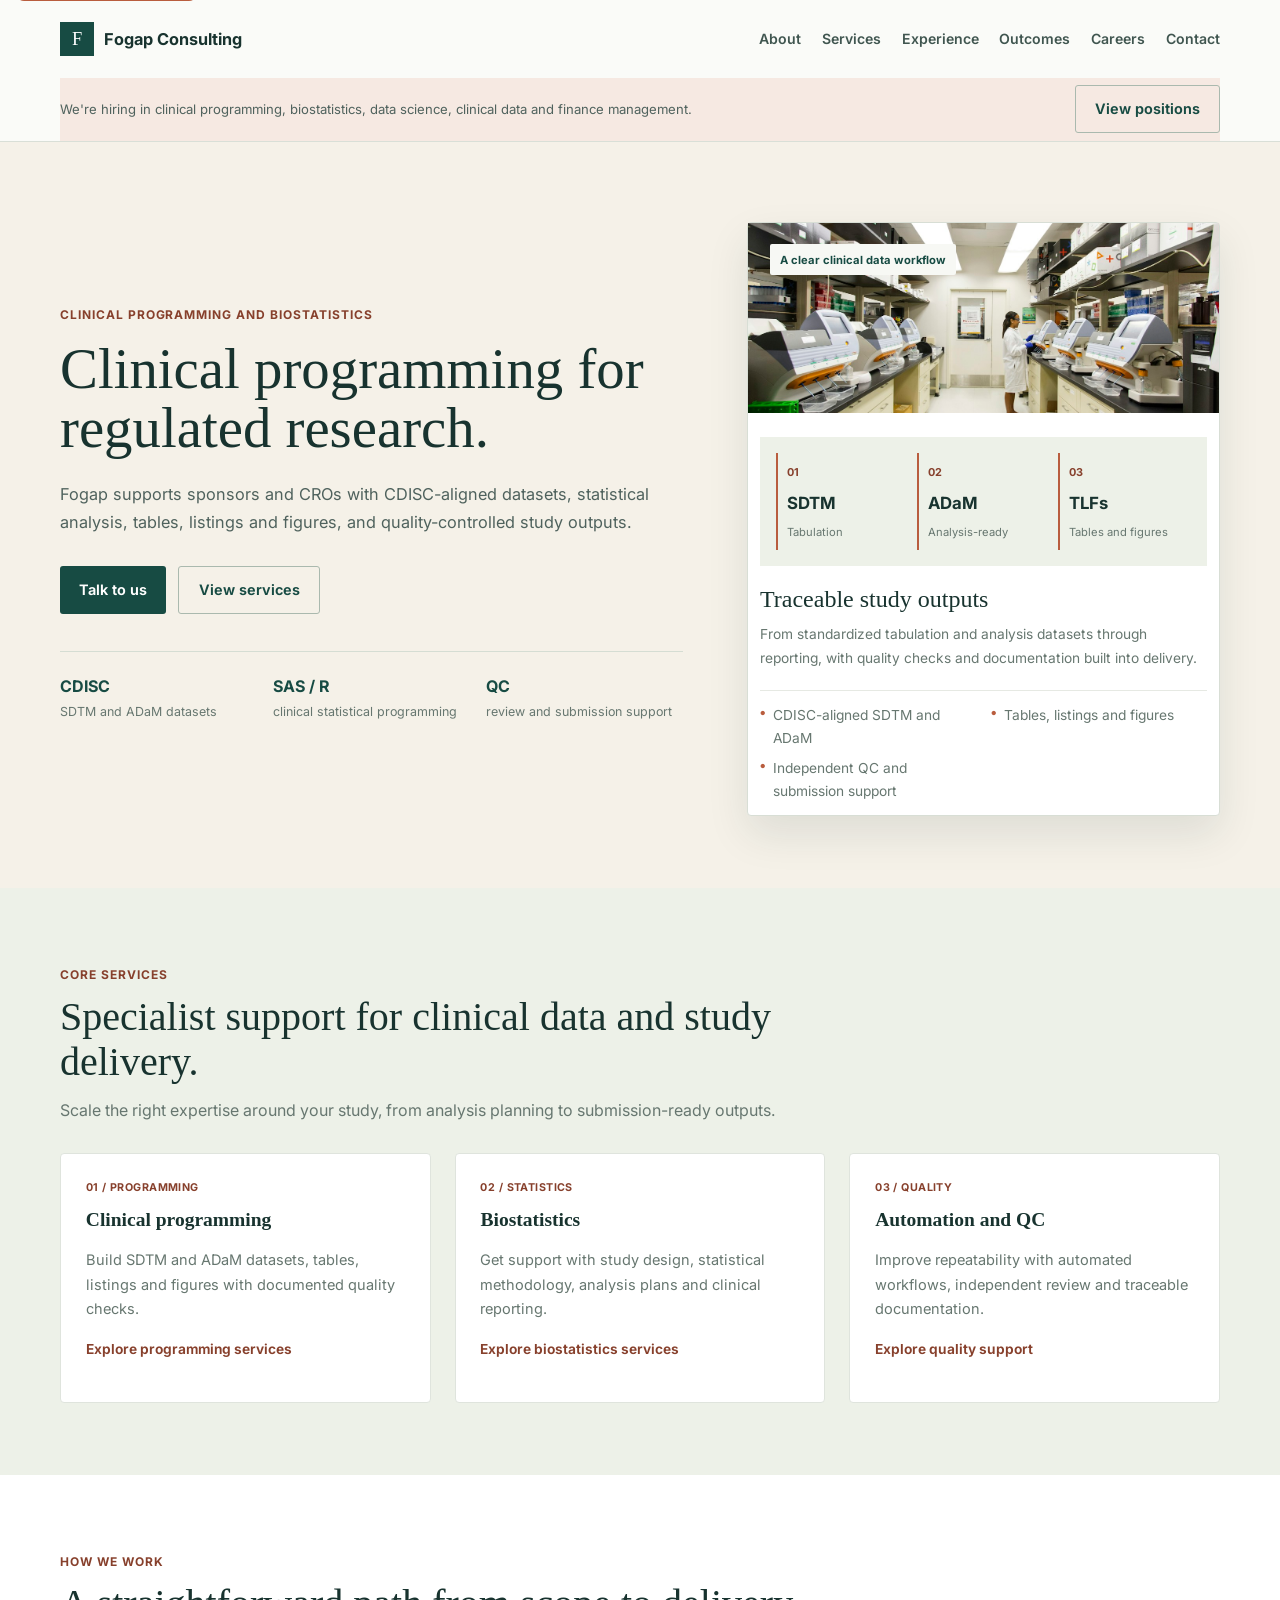
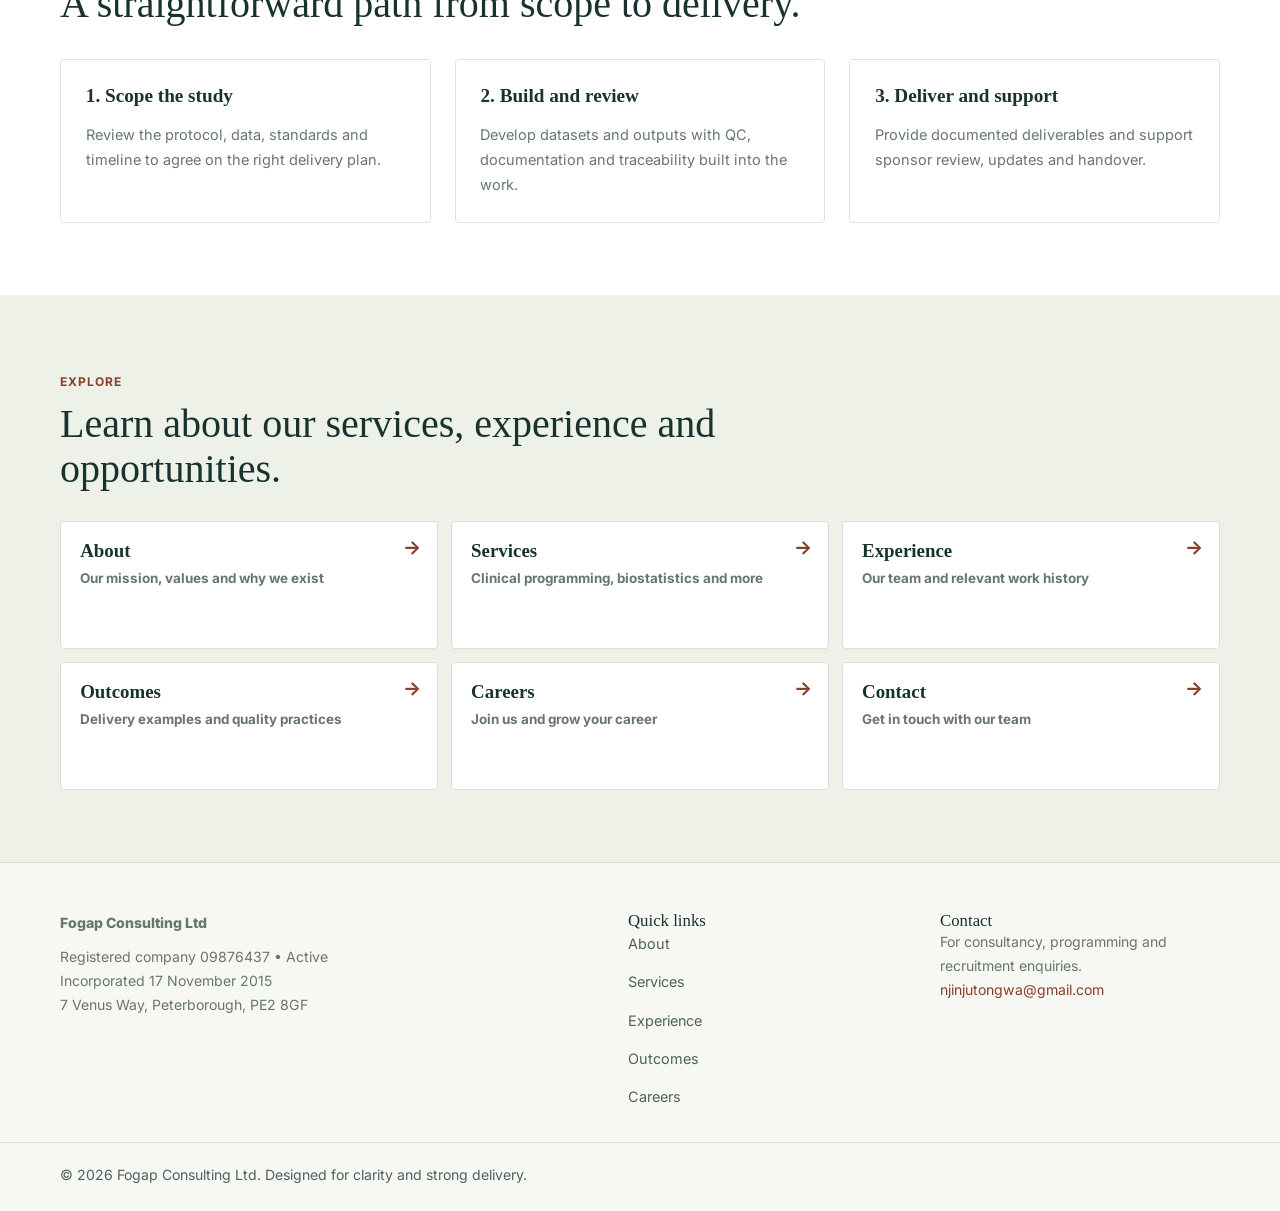
<file: index.html>
<!DOCTYPE html>
<html lang="en">
<head>
  <meta charset="UTF-8" />
  <meta name="viewport" content="width=device-width, initial-scale=1.0" />
  <title>Fogap Consulting | Clinical Programming & Biostatistics</title>
  <meta name="description" content="Clinical programming and biostatistics for sponsors and CROs: CDISC datasets, TLFs, statistical analysis, quality control and submission support." />
  <link rel="canonical" href="https://fogap-consulting.vercel.app/" />
  <meta property="og:type" content="website" />
  <meta property="og:site_name" content="Fogap Consulting Ltd" />
  <meta property="og:url" content="https://fogap-consulting.vercel.app/" />
  <meta property="og:title" content="Fogap Consulting | Clinical Programming & Biostatistics" />
  <meta property="og:description" content="Clinical programming and biostatistics for sponsors and CROs: CDISC datasets, TLFs, statistical analysis, quality control and submission support." />
  <meta property="og:image" content="https://fogap-consulting.vercel.app/assets/clinical-lab.jpg" />
  <meta property="og:image:alt" content="A laboratory professional working with clinical diagnostic equipment" />
  <meta name="twitter:card" content="summary_large_image" />
  <meta name="twitter:title" content="Fogap Consulting | Clinical Programming & Biostatistics" />
  <meta name="twitter:description" content="Clinical programming and biostatistics for sponsors and CROs: CDISC datasets, TLFs, statistical analysis, quality control and submission support." />
  <meta name="twitter:image" content="https://fogap-consulting.vercel.app/assets/clinical-lab.jpg" />
  <meta name="twitter:image:alt" content="A laboratory professional working with clinical diagnostic equipment" />
  <link rel="preconnect" href="https://fonts.googleapis.com" />
  <link rel="preconnect" href="https://fonts.gstatic.com" crossorigin />
  <link href="https://fonts.googleapis.com/css2?family=Poppins:wght@400;500;600;700;800&family=Inter:wght@400;500;600;700;800&display=swap" rel="stylesheet" />
  <link rel="stylesheet" href="assets/css/styles.css" />
  <script type="application/ld+json">
    {
      "@context": "https://schema.org",
      "@type": "Organization",
      "name": "Fogap Consulting Ltd",
      "url": "https://fogap-consulting.vercel.app/",
      "description": "Clinical programming and biostatistics for regulated life-sciences research.",
      "email": "njinjutongwa@gmail.com",
      "address": {
        "@type": "PostalAddress",
        "streetAddress": "7 Venus Way",
        "addressLocality": "Peterborough",
        "postalCode": "PE2 8GF",
        "addressCountry": "GB"
      },
      "identifier": {
        "@type": "PropertyValue",
        "propertyID": "UK company number",
        "value": "09876437"
      }
    }
  </script>
</head>
<body>
  <a class="skip-link" href="#main">Skip to main content</a>
  <div class="page-shell">
    <header class="site-header">
      <div class="container header-inner">
        <a class="brand" href="index.html">Fogap Consulting</a>
        <nav id="mobile-menu" class="site-nav" aria-label="Primary navigation">
          <a href="about.html">About</a>
          <a href="services.html">Services</a>
          <a href="experience.html">Experience</a>
          <a href="outcomes.html">Outcomes</a>
          <a href="careers.html">Careers</a>
          <a href="contact.html">Contact</a>
        </nav>
        <button type="button" class="nav-toggle" aria-expanded="false" aria-controls="mobile-menu" aria-label="Open site menu">Menu</button>
      </div>
      <div class="container header-bar">
        <p>We're hiring in clinical programming, biostatistics, data science, clinical data and finance management.</p>
        <a class="button secondary" href="careers.html">View positions</a>
      </div>
    </header>

    <main id="main">
      <section class="hero" id="home">
        <div class="container hero-grid">
          <div class="hero-copy">
            <span class="eyebrow">Clinical programming and biostatistics</span>
            <h1>Clinical programming for regulated research.</h1>
            <p>Fogap supports sponsors and CROs with CDISC-aligned datasets, statistical analysis, tables, listings and figures, and quality-controlled study outputs.</p>
            <div class="hero-actions">
              <a class="button primary" href="contact.html">Talk to us</a>
              <a class="button secondary" href="services.html">View services</a>
            </div>
            <dl class="hero-metrics" aria-label="Core delivery capabilities">
              <div>
                <dt>CDISC</dt>
                <dd>SDTM and ADaM datasets</dd>
              </div>
              <div>
                <dt>SAS / R</dt>
                <dd>clinical statistical programming</dd>
              </div>
              <div>
                <dt>QC</dt>
                <dd>review and submission support</dd>
              </div>
            </dl>
          </div>
          <div class="hero-card">
            <div class="status-chip">A clear clinical data workflow</div>
            <figure class="hero-image">
              <img src="assets/clinical-lab.jpg" alt="A laboratory professional working with clinical diagnostic equipment" />
            </figure>
            <ol class="workflow-visual" aria-label="Clinical programming workflow">
              <li><span>01</span><strong>SDTM</strong><small>Tabulation</small></li>
              <li><span>02</span><strong>ADaM</strong><small>Analysis-ready</small></li>
              <li><span>03</span><strong>TLFs</strong><small>Tables and figures</small></li>
            </ol>
            <h2>Traceable study outputs</h2>
            <p>From standardized tabulation and analysis datasets through reporting, with quality checks and documentation built into delivery.</p>
            <ul>
              <li>CDISC-aligned SDTM and ADaM</li>
              <li>Tables, listings and figures</li>
              <li>Independent QC and submission support</li>
            </ul>
          </div>
        </div>
      </section>

      <section class="content-block home-services">
        <div class="container">
          <div class="section-heading">
            <span class="eyebrow">Core services</span>
            <h2>Specialist support for clinical data and study delivery.</h2>
            <p>Scale the right expertise around your study, from analysis planning to submission-ready outputs.</p>
          </div>
          <div class="feature-grid">
            <article>
              <span class="service-index">01 / PROGRAMMING</span>
              <h3>Clinical programming</h3>
              <p>Build SDTM and ADaM datasets, tables, listings and figures with documented quality checks.</p>
              <a href="services.html">Explore programming services</a>
            </article>
            <article>
              <span class="service-index">02 / STATISTICS</span>
              <h3>Biostatistics</h3>
              <p>Get support with study design, statistical methodology, analysis plans and clinical reporting.</p>
              <a href="services.html">Explore biostatistics services</a>
            </article>
            <article>
              <span class="service-index">03 / QUALITY</span>
              <h3>Automation and QC</h3>
              <p>Improve repeatability with automated workflows, independent review and traceable documentation.</p>
              <a href="services.html">Explore quality support</a>
            </article>
          </div>
        </div>
      </section>

      <section class="content-block home-process">
        <div class="container">
          <div class="section-heading">
            <span class="eyebrow">How we work</span>
            <h2>A straightforward path from scope to delivery.</h2>
          </div>
          <div class="process-grid">
            <article>
              <h3>1. Scope the study</h3>
              <p>Review the protocol, data, standards and timeline to agree on the right delivery plan.</p>
            </article>
            <article>
              <h3>2. Build and review</h3>
              <p>Develop datasets and outputs with QC, documentation and traceability built into the work.</p>
            </article>
            <article>
              <h3>3. Deliver and support</h3>
              <p>Provide documented deliverables and support sponsor review, updates and handover.</p>
            </article>
          </div>
        </div>
      </section>

      <section class="content-block section-links" aria-label="Explore our site">
        <div class="container">
          <div class="section-heading">
            <span class="eyebrow">Explore</span>
            <h2>Learn about our services, experience and opportunities.</h2>
          </div>
          <div class="section-links-grid">
            <a class="section-link-card" href="about.html">
              <span>About</span>
              <p>Our mission, values and why we exist</p>
            </a>
            <a class="section-link-card" href="services.html">
              <span>Services</span>
              <p>Clinical programming, biostatistics and more</p>
            </a>
            <a class="section-link-card" href="experience.html">
              <span>Experience</span>
              <p>Our team and relevant work history</p>
            </a>
            <a class="section-link-card" href="outcomes.html">
              <span>Outcomes</span>
              <p>Delivery examples and quality practices</p>
            </a>
            <a class="section-link-card" href="careers.html">
              <span>Careers</span>
              <p>Join us and grow your career</p>
            </a>
            <a class="section-link-card" href="contact.html">
              <span>Contact</span>
              <p>Get in touch with our team</p>
            </a>
          </div>
        </div>
      </section>
    </main>

    <footer class="site-footer">
      <div class="container footer-grid">
        <div>
          <p class="footer-brand">Fogap Consulting Ltd</p>
          <p>Registered company 09876437 • Active</p>
          <p>Incorporated 17 November 2015</p>
          <p>7 Venus Way, Peterborough, PE2 8GF</p>
        </div>
        <div>
          <h3>Quick links</h3>
          <ul class="footer-links">
            <li><a href="about.html">About</a></li>
            <li><a href="services.html">Services</a></li>
            <li><a href="experience.html">Experience</a></li>
            <li><a href="outcomes.html">Outcomes</a></li>
            <li><a href="careers.html">Careers</a></li>
          </ul>
        </div>
        <div>
          <h3>Contact</h3>
          <p>For consultancy, programming and recruitment enquiries.</p>
          <p><a href="mailto:njinjutongwa@gmail.com">njinjutongwa@gmail.com</a></p>
        </div>
      </div>
      <div class="footer-bottom">
        <div class="container">
          <p>© 2026 Fogap Consulting Ltd. Designed for clarity and strong delivery.</p>
        </div>
      </div>
    </footer>
  </div>
  <script src="assets/js/script.js"></script>
</body>
</html>
</file>
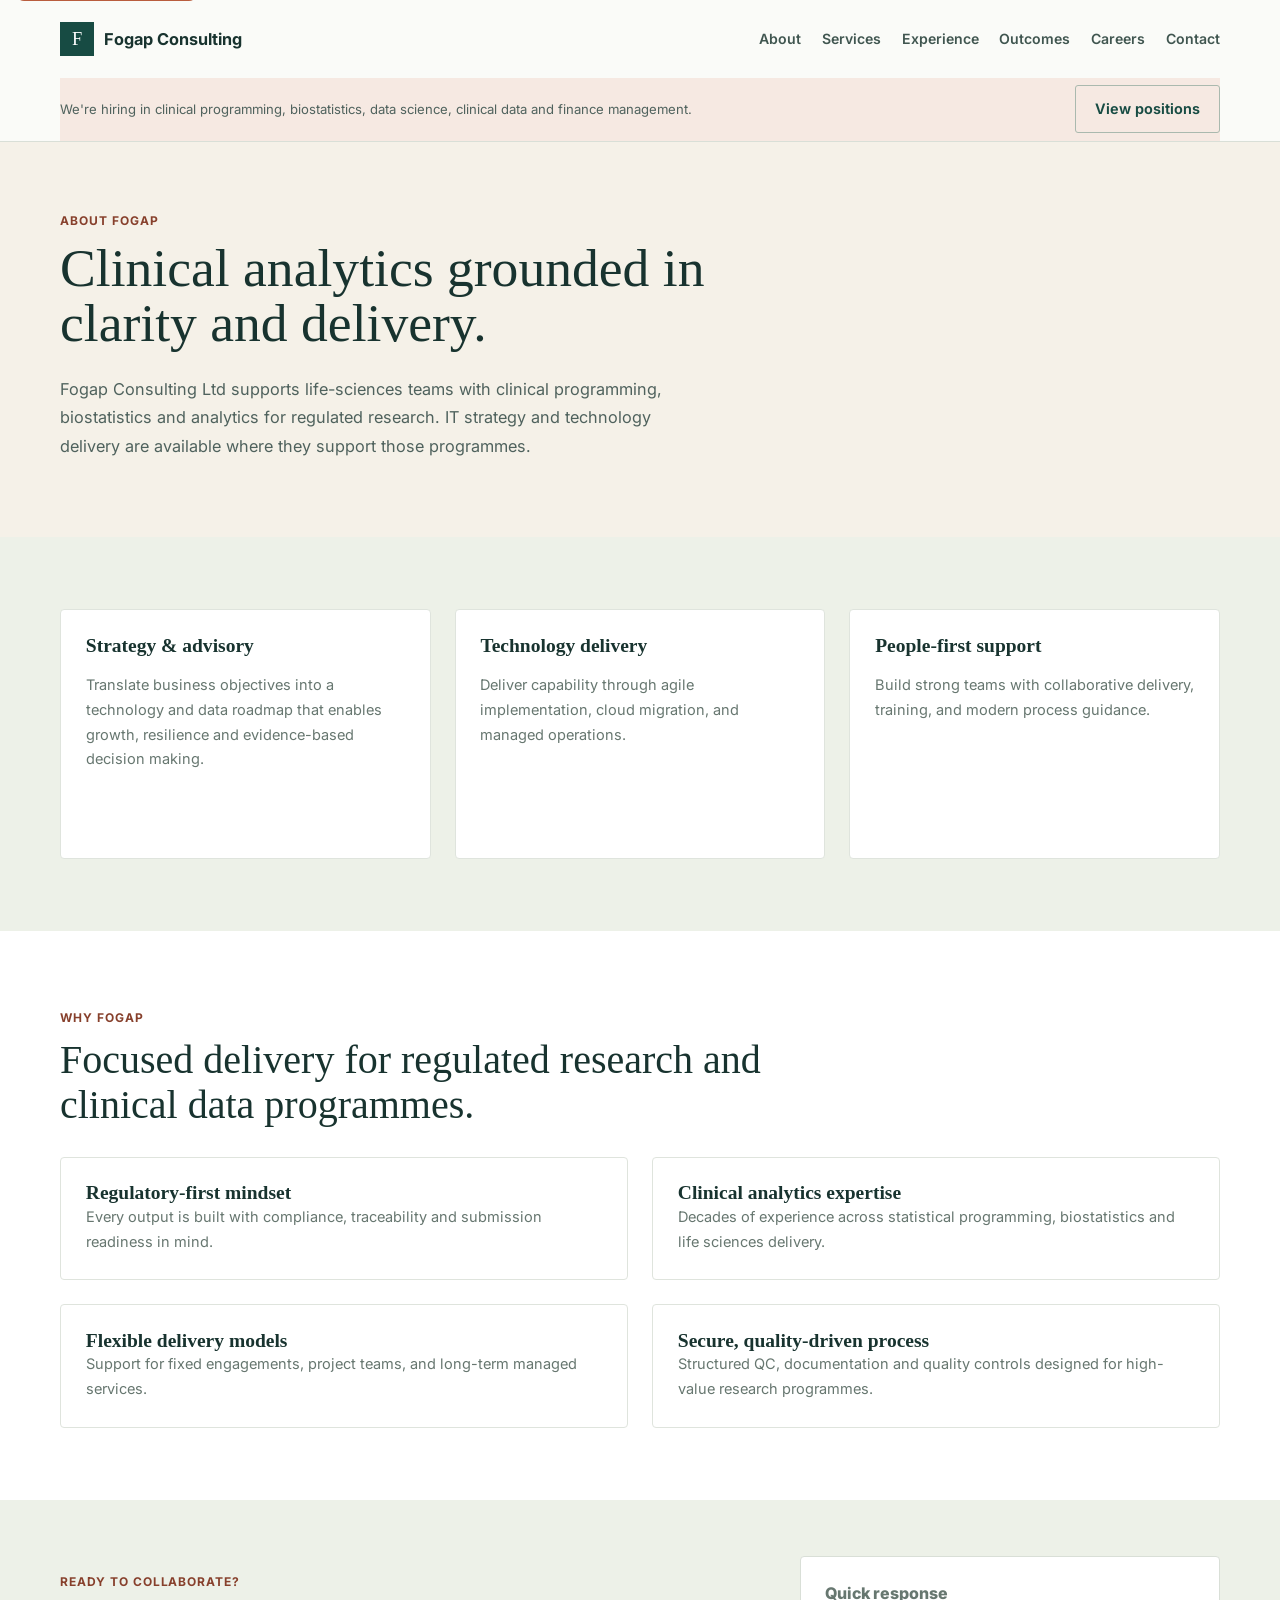
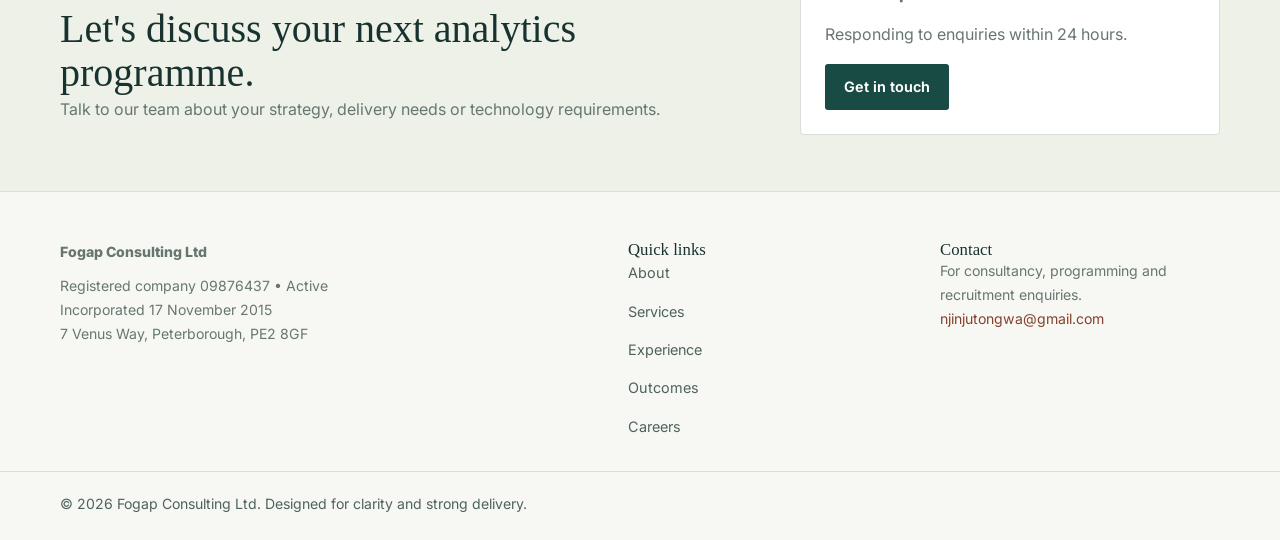
<file: about.html>
<!DOCTYPE html>
<html lang="en">
<head>
  <meta charset="UTF-8" />
  <meta name="viewport" content="width=device-width, initial-scale=1.0" />
  <title>About Fogap Consulting | Clinical Programming</title>
  <meta name="description" content="Learn how Fogap Consulting supports regulated life-sciences research with clinical programming, biostatistics and quality-focused delivery." />
  <link rel="canonical" href="https://fogap-consulting.vercel.app/about.html" />
  <meta property="og:type" content="website" />
  <meta property="og:site_name" content="Fogap Consulting Ltd" />
  <meta property="og:url" content="https://fogap-consulting.vercel.app/about.html" />
  <meta property="og:title" content="About Fogap Consulting | Clinical Programming" />
  <meta property="og:description" content="Learn how Fogap Consulting supports regulated life-sciences research with clinical programming, biostatistics and quality-focused delivery." />
  <meta property="og:image" content="https://fogap-consulting.vercel.app/assets/clinical-lab.jpg" />
  <meta property="og:image:alt" content="A laboratory professional working with clinical diagnostic equipment" />
  <meta name="twitter:card" content="summary_large_image" />
  <meta name="twitter:title" content="About Fogap Consulting | Clinical Programming" />
  <meta name="twitter:description" content="Learn how Fogap Consulting supports regulated life-sciences research with clinical programming, biostatistics and quality-focused delivery." />
  <meta name="twitter:image" content="https://fogap-consulting.vercel.app/assets/clinical-lab.jpg" />
  <meta name="twitter:image:alt" content="A laboratory professional working with clinical diagnostic equipment" />
  <link rel="preconnect" href="https://fonts.googleapis.com" />
  <link rel="preconnect" href="https://fonts.gstatic.com" crossorigin />
  <link href="https://fonts.googleapis.com/css2?family=Poppins:wght@400;500;600;700;800&family=Inter:wght@400;500;600;700;800&display=swap" rel="stylesheet" />
  <link rel="stylesheet" href="assets/css/styles.css" />
</head>
<body>
  <a class="skip-link" href="#main">Skip to main content</a>
  <div class="page-shell">
    <header class="site-header">
      <div class="container header-inner">
        <a class="brand" href="index.html">Fogap Consulting</a>
        <nav id="mobile-menu" class="site-nav" aria-label="Primary navigation">
          <a href="about.html">About</a>
          <a href="services.html">Services</a>
          <a href="experience.html">Experience</a>
          <a href="outcomes.html">Outcomes</a>
          <a href="careers.html">Careers</a>
          <a href="contact.html">Contact</a>
        </nav>
        <button type="button" class="nav-toggle" aria-expanded="false" aria-controls="mobile-menu">Menu</button>
      </div>
      <div class="container header-bar">
        <p>We're hiring in clinical programming, biostatistics, data science, clinical data and finance management.</p>
        <a class="button secondary" href="careers.html">View positions</a>
      </div>
    </header>

    <main id="main">
      <section class="hero simple-hero">
        <div class="container">
          <div class="section-heading hero-heading">
            <span class="eyebrow">About Fogap</span>
            <h1>Clinical analytics grounded in clarity and delivery.</h1>
          </div>
          <p class="hero-subtitle">Fogap Consulting Ltd supports life-sciences teams with clinical programming, biostatistics and analytics for regulated research. IT strategy and technology delivery are available where they support those programmes.</p>
        </div>
      </section>

      <section class="content-block about">
        <div class="container">
          <div class="feature-grid">
            <article>
              <h3>Strategy & advisory</h3>
              <p>Translate business objectives into a technology and data roadmap that enables growth, resilience and evidence-based decision making.</p>
            </article>
            <article>
              <h3>Technology delivery</h3>
              <p>Deliver capability through agile implementation, cloud migration, and managed operations.</p>
            </article>
            <article>
              <h3>People-first support</h3>
              <p>Build strong teams with collaborative delivery, training, and modern process guidance.</p>
            </article>
          </div>
        </div>
      </section>

      <section class="content-block why-fogap">
        <div class="container">
          <div class="section-heading">
            <span class="eyebrow">Why Fogap</span>
            <h2>Focused delivery for regulated research and clinical data programmes.</h2>
          </div>
          <div class="why-grid">
            <article>
              <h3>Regulatory-first mindset</h3>
              <p>Every output is built with compliance, traceability and submission readiness in mind.</p>
            </article>
            <article>
              <h3>Clinical analytics expertise</h3>
              <p>Decades of experience across statistical programming, biostatistics and life sciences delivery.</p>
            </article>
            <article>
              <h3>Flexible delivery models</h3>
              <p>Support for fixed engagements, project teams, and long-term managed services.</p>
            </article>
            <article>
              <h3>Secure, quality-driven process</h3>
              <p>Structured QC, documentation and quality controls designed for high-value research programmes.</p>
            </article>
          </div>
        </div>
      </section>

      <section class="content-block contact-cta">
        <div class="container contact-cta-grid">
          <div>
            <span class="eyebrow">Ready to collaborate?</span>
            <h2>Let's discuss your next analytics programme.</h2>
            <p>Talk to our team about your strategy, delivery needs or technology requirements.</p>
          </div>
          <div class="contact-badge">
            <p class="badge-title">Quick response</p>
            <p>Responding to enquiries within 24 hours.</p>
            <a class="button primary" href="contact.html">Get in touch</a>
          </div>
        </div>
      </section>
    </main>

    <footer class="site-footer">
      <div class="container footer-grid">
        <div>
          <p class="footer-brand">Fogap Consulting Ltd</p>
          <p>Registered company 09876437 • Active</p>
          <p>Incorporated 17 November 2015</p>
          <p>7 Venus Way, Peterborough, PE2 8GF</p>
        </div>
        <div>
          <h3>Quick links</h3>
          <ul class="footer-links">
            <li><a href="about.html">About</a></li>
            <li><a href="services.html">Services</a></li>
            <li><a href="experience.html">Experience</a></li>
            <li><a href="outcomes.html">Outcomes</a></li>
            <li><a href="careers.html">Careers</a></li>
          </ul>
        </div>
        <div>
          <h3>Contact</h3>
          <p>For consultancy, programming and recruitment enquiries.</p>
          <p><a href="mailto:njinjutongwa@gmail.com">njinjutongwa@gmail.com</a></p>
        </div>
      </div>
      <div class="footer-bottom">
        <div class="container">
          <p>© 2026 Fogap Consulting Ltd. Designed for clarity and strong delivery.</p>
        </div>
      </div>
    </footer>
  </div>
  <script src="assets/js/script.js"></script>
</body>
</html>
</file>
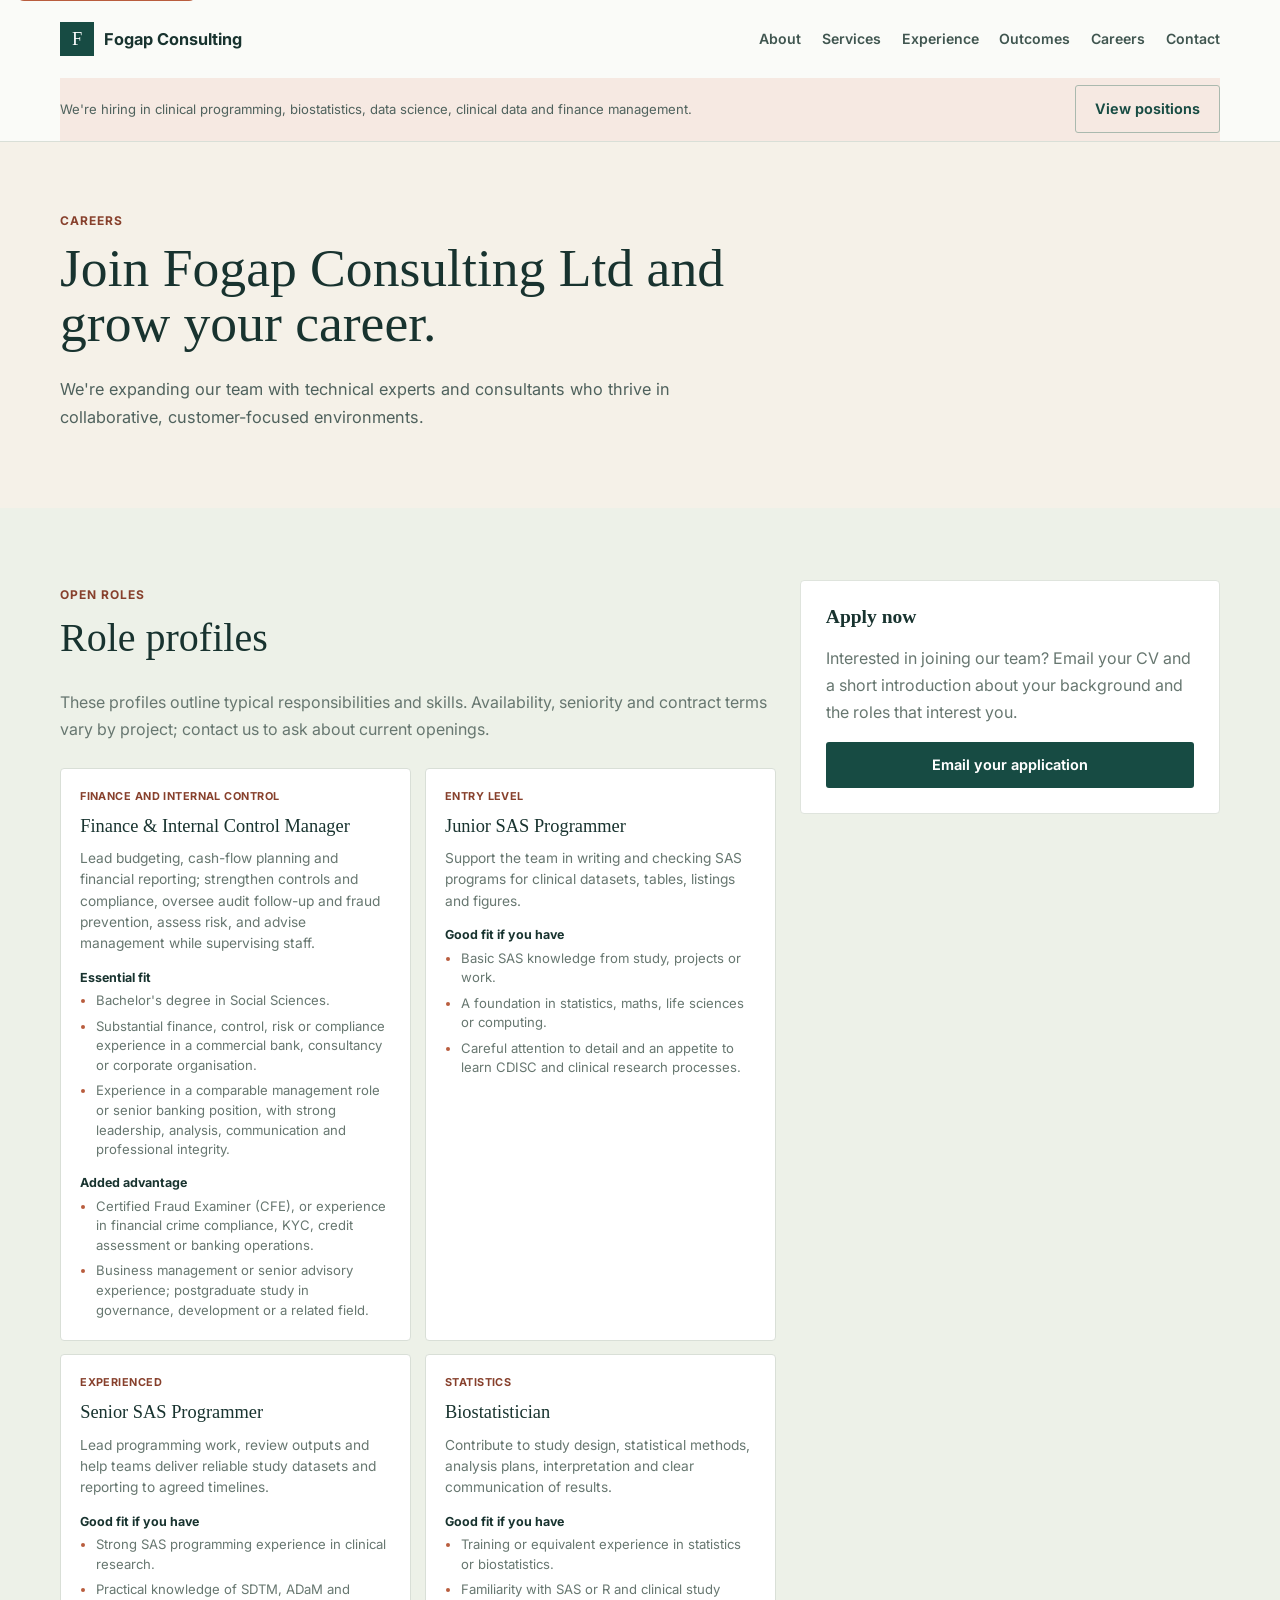
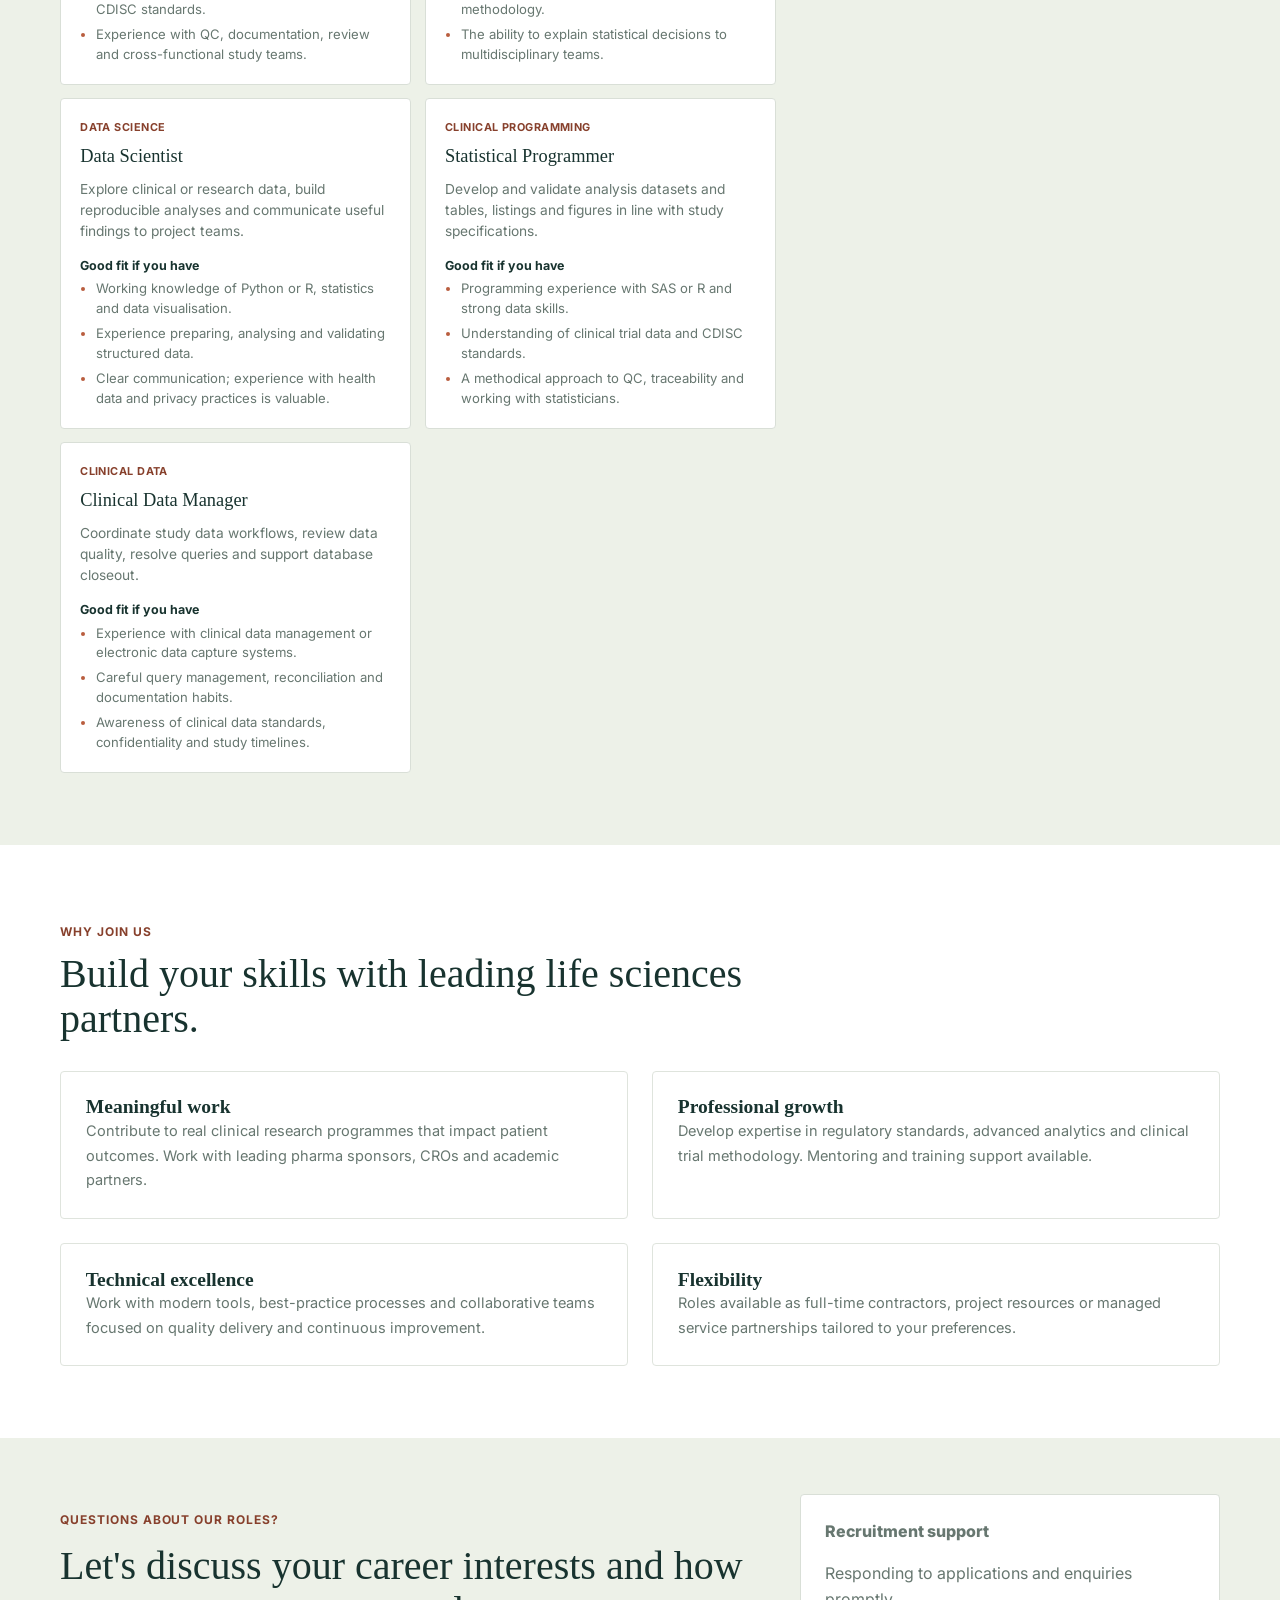
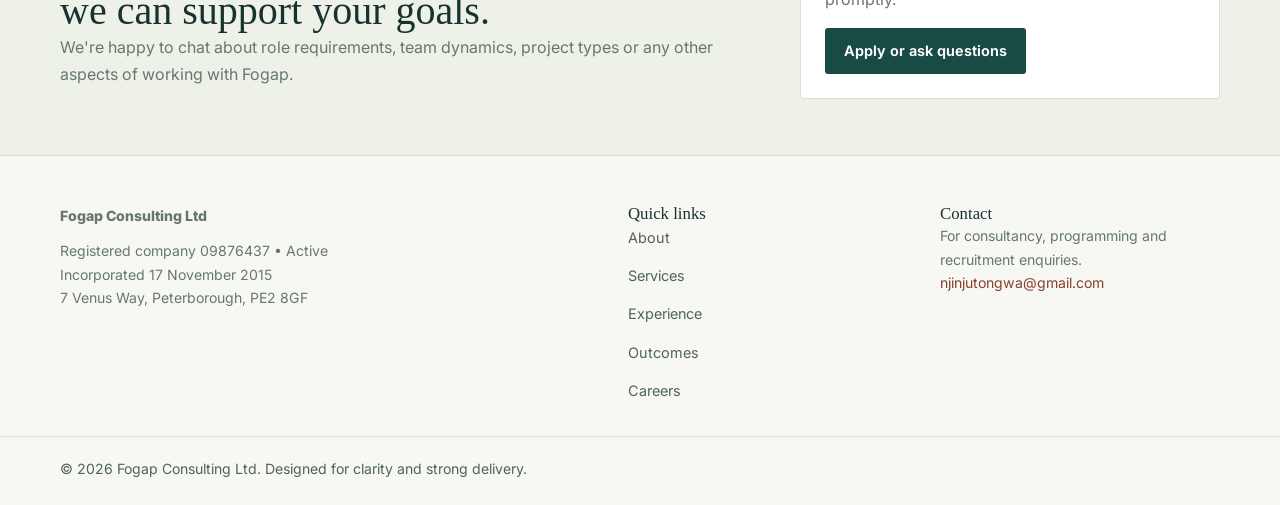
<file: careers.html>
<!DOCTYPE html>
<html lang="en">
<head>
  <meta charset="UTF-8" />
  <meta name="viewport" content="width=device-width, initial-scale=1.0" />
  <title>Careers | Clinical Data Roles | Fogap Consulting</title>
  <meta name="description" content="Review role profiles for clinical data, statistical programming, biostatistics, data science and finance management at Fogap Consulting." />
  <link rel="canonical" href="https://fogap-consulting.vercel.app/careers.html" />
  <meta property="og:type" content="website" />
  <meta property="og:site_name" content="Fogap Consulting Ltd" />
  <meta property="og:url" content="https://fogap-consulting.vercel.app/careers.html" />
  <meta property="og:title" content="Careers | Clinical Data Roles | Fogap Consulting" />
  <meta property="og:description" content="Review role profiles for SAS programmers, biostatisticians, data scientists, statistical programmers and clinical data managers at Fogap Consulting." />
  <meta property="og:image" content="https://fogap-consulting.vercel.app/assets/clinical-lab.jpg" />
  <meta property="og:image:alt" content="A laboratory professional working with clinical diagnostic equipment" />
  <meta name="twitter:card" content="summary_large_image" />
  <meta name="twitter:title" content="Careers | Clinical Data Roles | Fogap Consulting" />
  <meta name="twitter:description" content="Review role profiles for SAS programmers, biostatisticians, data scientists, statistical programmers and clinical data managers at Fogap Consulting." />
  <meta name="twitter:image" content="https://fogap-consulting.vercel.app/assets/clinical-lab.jpg" />
  <meta name="twitter:image:alt" content="A laboratory professional working with clinical diagnostic equipment" />
  <link rel="preconnect" href="https://fonts.googleapis.com" />
  <link rel="preconnect" href="https://fonts.gstatic.com" crossorigin />
  <link href="https://fonts.googleapis.com/css2?family=Poppins:wght@400;500;600;700;800&family=Inter:wght@400;500;600;700;800&display=swap" rel="stylesheet" />
  <link rel="stylesheet" href="assets/css/styles.css" />
</head>
<body>
  <a class="skip-link" href="#main">Skip to main content</a>
  <div class="page-shell">
    <header class="site-header">
      <div class="container header-inner">
        <a class="brand" href="index.html">Fogap Consulting</a>
        <nav id="mobile-menu" class="site-nav" aria-label="Primary navigation">
          <a href="about.html">About</a>
          <a href="services.html">Services</a>
          <a href="experience.html">Experience</a>
          <a href="outcomes.html">Outcomes</a>
          <a href="careers.html">Careers</a>
          <a href="contact.html">Contact</a>
        </nav>
        <button type="button" class="nav-toggle" aria-expanded="false" aria-controls="mobile-menu">Menu</button>
      </div>
      <div class="container header-bar">
        <p>We're hiring in clinical programming, biostatistics, data science, clinical data and finance management.</p>
        <a class="button secondary" href="careers.html">View positions</a>
      </div>
    </header>

    <main id="main">
      <section class="hero simple-hero">
        <div class="container">
          <div class="section-heading hero-heading">
            <span class="eyebrow">Careers</span>
            <h1>Join Fogap Consulting Ltd and grow your career.</h1>
          </div>
          <p class="hero-subtitle">We're expanding our team with technical experts and consultants who thrive in collaborative, customer-focused environments.</p>
        </div>
      </section>

      <section class="content-block careers">
        <div class="container split-grid">
          <div>
            <div class="section-heading">
              <span class="eyebrow">Open roles</span>
              <h2>Role profiles</h2>
            </div>
              <p>These profiles outline typical responsibilities and skills. Availability, seniority and contract terms vary by project; contact us to ask about current openings.</p>
              <div class="job-profiles">
                <article class="job-profile">
                  <span class="job-category">Finance and internal control</span>
                  <h3>Finance &amp; Internal Control Manager</h3>
                  <p>Lead budgeting, cash-flow planning and financial reporting; strengthen controls and compliance, oversee audit follow-up and fraud prevention, assess risk, and advise management while supervising staff.</p>
                  <h4>Essential fit</h4>
                  <ul>
                    <li>Bachelor's degree in Social Sciences.</li>
                    <li>Substantial finance, control, risk or compliance experience in a commercial bank, consultancy or corporate organisation.</li>
                    <li>Experience in a comparable management role or senior banking position, with strong leadership, analysis, communication and professional integrity.</li>
                  </ul>
                  <h4>Added advantage</h4>
                  <ul>
                    <li>Certified Fraud Examiner (CFE), or experience in financial crime compliance, KYC, credit assessment or banking operations.</li>
                    <li>Business management or senior advisory experience; postgraduate study in governance, development or a related field.</li>
                  </ul>
                </article>
                <article class="job-profile">
                  <span class="job-category">Entry level</span>
                  <h3>Junior SAS Programmer</h3>
                  <p>Support the team in writing and checking SAS programs for clinical datasets, tables, listings and figures.</p>
                  <h4>Good fit if you have</h4>
                  <ul>
                    <li>Basic SAS knowledge from study, projects or work.</li>
                    <li>A foundation in statistics, maths, life sciences or computing.</li>
                    <li>Careful attention to detail and an appetite to learn CDISC and clinical research processes.</li>
                  </ul>
                </article>
                <article class="job-profile">
                  <span class="job-category">Experienced</span>
                  <h3>Senior SAS Programmer</h3>
                  <p>Lead programming work, review outputs and help teams deliver reliable study datasets and reporting to agreed timelines.</p>
                  <h4>Good fit if you have</h4>
                  <ul>
                    <li>Strong SAS programming experience in clinical research.</li>
                    <li>Practical knowledge of SDTM, ADaM and CDISC standards.</li>
                    <li>Experience with QC, documentation, review and cross-functional study teams.</li>
                  </ul>
                </article>
                <article class="job-profile">
                  <span class="job-category">Statistics</span>
                  <h3>Biostatistician</h3>
                  <p>Contribute to study design, statistical methods, analysis plans, interpretation and clear communication of results.</p>
                  <h4>Good fit if you have</h4>
                  <ul>
                    <li>Training or equivalent experience in statistics or biostatistics.</li>
                    <li>Familiarity with SAS or R and clinical study methodology.</li>
                    <li>The ability to explain statistical decisions to multidisciplinary teams.</li>
                  </ul>
                </article>
                <article class="job-profile">
                  <span class="job-category">Data science</span>
                  <h3>Data Scientist</h3>
                  <p>Explore clinical or research data, build reproducible analyses and communicate useful findings to project teams.</p>
                  <h4>Good fit if you have</h4>
                  <ul>
                    <li>Working knowledge of Python or R, statistics and data visualisation.</li>
                    <li>Experience preparing, analysing and validating structured data.</li>
                    <li>Clear communication; experience with health data and privacy practices is valuable.</li>
                  </ul>
                </article>
                <article class="job-profile">
                  <span class="job-category">Clinical programming</span>
                  <h3>Statistical Programmer</h3>
                  <p>Develop and validate analysis datasets and tables, listings and figures in line with study specifications.</p>
                  <h4>Good fit if you have</h4>
                  <ul>
                    <li>Programming experience with SAS or R and strong data skills.</li>
                    <li>Understanding of clinical trial data and CDISC standards.</li>
                    <li>A methodical approach to QC, traceability and working with statisticians.</li>
                  </ul>
                </article>
                <article class="job-profile">
                  <span class="job-category">Clinical data</span>
                  <h3>Clinical Data Manager</h3>
                  <p>Coordinate study data workflows, review data quality, resolve queries and support database closeout.</p>
                  <h4>Good fit if you have</h4>
                  <ul>
                    <li>Experience with clinical data management or electronic data capture systems.</li>
                    <li>Careful query management, reconciliation and documentation habits.</li>
                    <li>Awareness of clinical data standards, confidentiality and study timelines.</li>
                  </ul>
                </article>
              </div>
          </div>
          <div class="job-cta">
            <h3>Apply now</h3>
            <p>Interested in joining our team? Email your CV and a short introduction about your background and the roles that interest you.</p>
            <a class="button primary" href="mailto:njinjutongwa@gmail.com?subject=Career%20application">Email your application</a>
          </div>
        </div>
      </section>

      <section class="content-block">
        <div class="container">
          <div class="section-heading">
            <span class="eyebrow">Why join us</span>
            <h2>Build your skills with leading life sciences partners.</h2>
          </div>
          <div class="why-grid">
            <article>
              <h3>Meaningful work</h3>
              <p>Contribute to real clinical research programmes that impact patient outcomes. Work with leading pharma sponsors, CROs and academic partners.</p>
            </article>
            <article>
              <h3>Professional growth</h3>
              <p>Develop expertise in regulatory standards, advanced analytics and clinical trial methodology. Mentoring and training support available.</p>
            </article>
            <article>
              <h3>Technical excellence</h3>
              <p>Work with modern tools, best-practice processes and collaborative teams focused on quality delivery and continuous improvement.</p>
            </article>
            <article>
              <h3>Flexibility</h3>
              <p>Roles available as full-time contractors, project resources or managed service partnerships tailored to your preferences.</p>
            </article>
          </div>
        </div>
      </section>

      <section class="content-block contact-cta">
        <div class="container contact-cta-grid">
          <div>
            <span class="eyebrow">Questions about our roles?</span>
            <h2>Let's discuss your career interests and how we can support your goals.</h2>
            <p>We're happy to chat about role requirements, team dynamics, project types or any other aspects of working with Fogap.</p>
          </div>
          <div class="contact-badge">
            <p class="badge-title">Recruitment support</p>
            <p>Responding to applications and enquiries promptly.</p>
            <a class="button primary" href="contact.html">Apply or ask questions</a>
          </div>
        </div>
      </section>
    </main>

    <footer class="site-footer">
      <div class="container footer-grid">
        <div>
          <p class="footer-brand">Fogap Consulting Ltd</p>
          <p>Registered company 09876437 • Active</p>
          <p>Incorporated 17 November 2015</p>
          <p>7 Venus Way, Peterborough, PE2 8GF</p>
        </div>
        <div>
          <h3>Quick links</h3>
          <ul class="footer-links">
            <li><a href="about.html">About</a></li>
            <li><a href="services.html">Services</a></li>
            <li><a href="experience.html">Experience</a></li>
            <li><a href="outcomes.html">Outcomes</a></li>
            <li><a href="careers.html">Careers</a></li>
          </ul>
        </div>
        <div>
          <h3>Contact</h3>
          <p>For consultancy, programming and recruitment enquiries.</p>
          <p><a href="mailto:njinjutongwa@gmail.com">njinjutongwa@gmail.com</a></p>
        </div>
      </div>
      <div class="footer-bottom">
        <div class="container">
          <p>© 2026 Fogap Consulting Ltd. Designed for clarity and strong delivery.</p>
        </div>
      </div>
    </footer>
  </div>
  <script src="assets/js/script.js"></script>
</body>
</html>
</file>
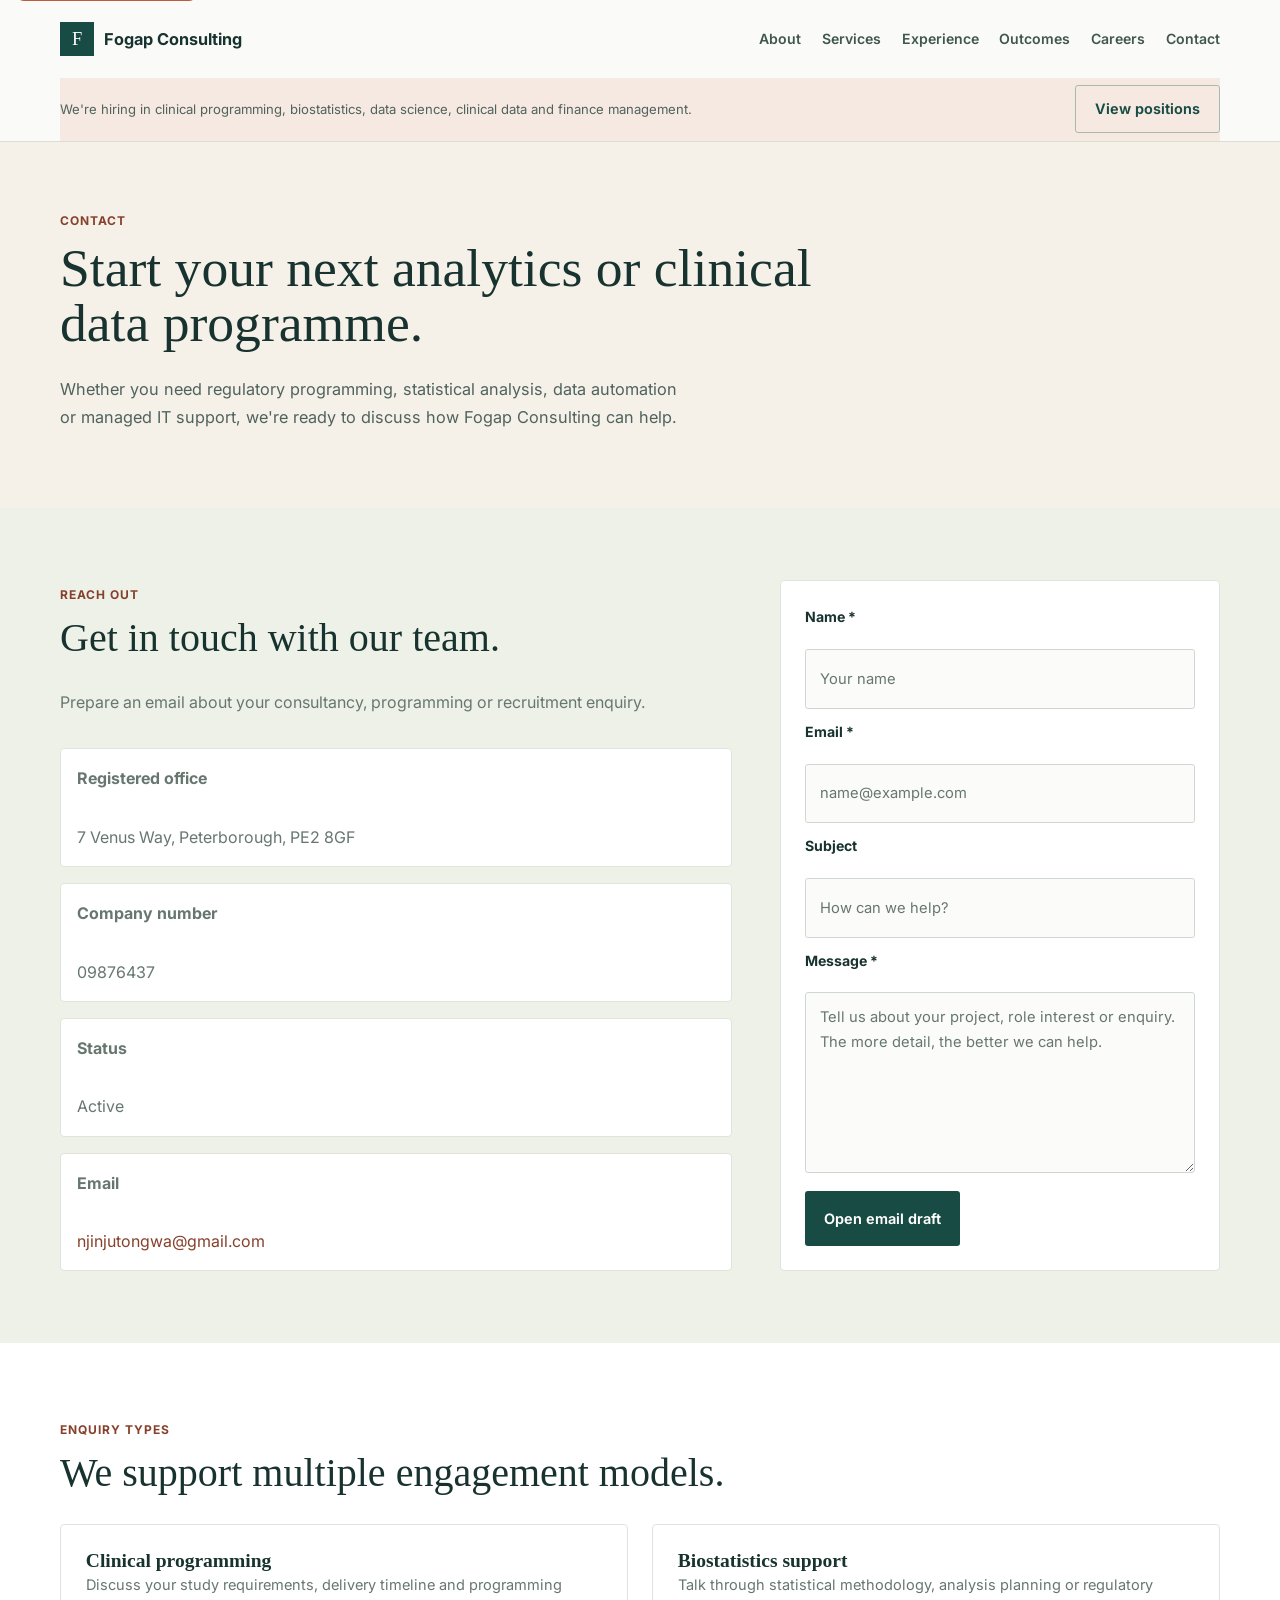
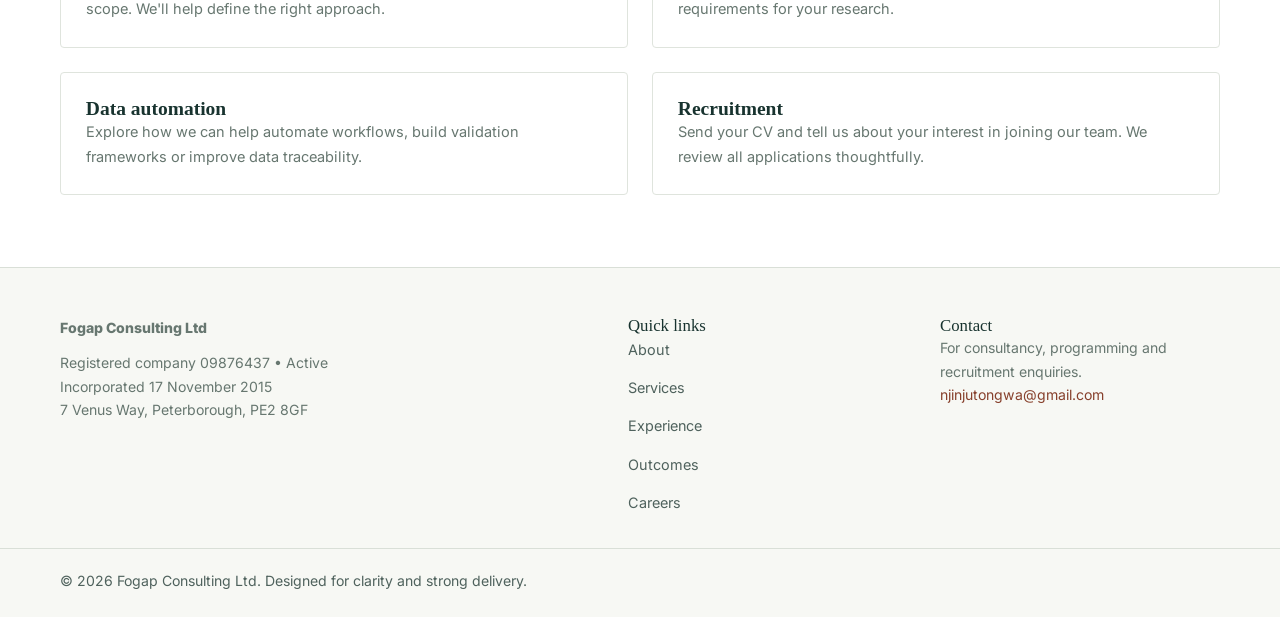
<file: contact.html>
<!DOCTYPE html>
<html lang="en">
<head>
  <meta charset="UTF-8" />
  <meta name="viewport" content="width=device-width, initial-scale=1.0" />
  <title>Contact Fogap Consulting | Clinical Programming</title>
  <meta name="description" content="Contact Fogap Consulting Ltd about clinical programming, biostatistics, statistical analysis, data automation or recruitment enquiries." />
  <link rel="canonical" href="https://fogap-consulting.vercel.app/contact.html" />
  <meta property="og:type" content="website" />
  <meta property="og:site_name" content="Fogap Consulting Ltd" />
  <meta property="og:url" content="https://fogap-consulting.vercel.app/contact.html" />
  <meta property="og:title" content="Contact Fogap Consulting | Clinical Programming" />
  <meta property="og:description" content="Contact Fogap Consulting Ltd about clinical programming, biostatistics, statistical analysis, data automation or recruitment enquiries." />
  <meta property="og:image" content="https://fogap-consulting.vercel.app/assets/clinical-lab.jpg" />
  <meta property="og:image:alt" content="A laboratory professional working with clinical diagnostic equipment" />
  <meta name="twitter:card" content="summary_large_image" />
  <meta name="twitter:title" content="Contact Fogap Consulting | Clinical Programming" />
  <meta name="twitter:description" content="Contact Fogap Consulting Ltd about clinical programming, biostatistics, statistical analysis, data automation or recruitment enquiries." />
  <meta name="twitter:image" content="https://fogap-consulting.vercel.app/assets/clinical-lab.jpg" />
  <meta name="twitter:image:alt" content="A laboratory professional working with clinical diagnostic equipment" />
  <link rel="preconnect" href="https://fonts.googleapis.com" />
  <link rel="preconnect" href="https://fonts.gstatic.com" crossorigin />
  <link href="https://fonts.googleapis.com/css2?family=Poppins:wght@400;500;600;700;800&family=Inter:wght@400;500;600;700;800&display=swap" rel="stylesheet" />
  <link rel="stylesheet" href="assets/css/styles.css" />
</head>
<body>
  <a class="skip-link" href="#main">Skip to main content</a>
  <div class="page-shell">
    <header class="site-header">
      <div class="container header-inner">
        <a class="brand" href="index.html">Fogap Consulting</a>
        <nav id="mobile-menu" class="site-nav" aria-label="Primary navigation">
          <a href="about.html">About</a>
          <a href="services.html">Services</a>
          <a href="experience.html">Experience</a>
          <a href="outcomes.html">Outcomes</a>
          <a href="careers.html">Careers</a>
          <a href="contact.html">Contact</a>
        </nav>
        <button type="button" class="nav-toggle" aria-expanded="false" aria-controls="mobile-menu">Menu</button>
      </div>
      <div class="container header-bar">
        <p>We're hiring in clinical programming, biostatistics, data science, clinical data and finance management.</p>
        <a class="button secondary" href="careers.html">View positions</a>
      </div>
    </header>

    <main id="main">
      <section class="hero simple-hero">
        <div class="container">
          <div class="section-heading hero-heading">
            <span class="eyebrow">Contact</span>
            <h1>Start your next analytics or clinical data programme.</h1>
          </div>
          <p class="hero-subtitle">Whether you need regulatory programming, statistical analysis, data automation or managed IT support, we're ready to discuss how Fogap Consulting can help.</p>
        </div>
      </section>

      <section class="content-block contact">
        <div class="container contact-grid">
          <div>
            <div class="section-heading">
              <span class="eyebrow">Reach out</span>
              <h2>Get in touch with our team.</h2>
            </div>
            <p>Prepare an email about your consultancy, programming or recruitment enquiry.</p>
            <ul class="contact-details">
              <li><strong>Registered office</strong><br />7 Venus Way, Peterborough, PE2 8GF</li>
              <li><strong>Company number</strong><br />09876437</li>
              <li><strong>Status</strong><br />Active</li>
              <li><strong>Email</strong><br /><a href="mailto:njinjutongwa@gmail.com">njinjutongwa@gmail.com</a></li>
            </ul>
          </div>
          <form class="contact-form" action="#" method="post">
            <label for="name">Name *</label>
            <input id="name" name="name" type="text" placeholder="Your name" required />

            <label for="email">Email *</label>
            <input id="email" name="email" type="email" placeholder="name@example.com" required />

            <label for="subject">Subject</label>
            <input id="subject" name="subject" type="text" placeholder="How can we help?" />

            <label for="message">Message *</label>
            <textarea id="message" name="message" rows="6" placeholder="Tell us about your project, role interest or enquiry. The more detail, the better we can help." required></textarea>

            <button class="button primary" type="submit">Open email draft</button>
          </form>
        </div>
      </section>

      <section class="content-block">
        <div class="container">
          <div class="section-heading">
            <span class="eyebrow">Enquiry types</span>
            <h2>We support multiple engagement models.</h2>
          </div>
          <div class="why-grid">
            <article>
              <h3>Clinical programming</h3>
              <p>Discuss your study requirements, delivery timeline and programming scope. We'll help define the right approach.</p>
            </article>
            <article>
              <h3>Biostatistics support</h3>
              <p>Talk through statistical methodology, analysis planning or regulatory requirements for your research.</p>
            </article>
            <article>
              <h3>Data automation</h3>
              <p>Explore how we can help automate workflows, build validation frameworks or improve data traceability.</p>
            </article>
            <article>
              <h3>Recruitment</h3>
              <p>Send your CV and tell us about your interest in joining our team. We review all applications thoughtfully.</p>
            </article>
          </div>
        </div>
      </section>
    </main>

    <footer class="site-footer">
      <div class="container footer-grid">
        <div>
          <p class="footer-brand">Fogap Consulting Ltd</p>
          <p>Registered company 09876437 • Active</p>
          <p>Incorporated 17 November 2015</p>
          <p>7 Venus Way, Peterborough, PE2 8GF</p>
        </div>
        <div>
          <h3>Quick links</h3>
          <ul class="footer-links">
            <li><a href="about.html">About</a></li>
            <li><a href="services.html">Services</a></li>
            <li><a href="experience.html">Experience</a></li>
            <li><a href="outcomes.html">Outcomes</a></li>
            <li><a href="careers.html">Careers</a></li>
          </ul>
        </div>
        <div>
          <h3>Contact</h3>
          <p>For consultancy, programming and recruitment enquiries.</p>
          <p><a href="mailto:njinjutongwa@gmail.com">njinjutongwa@gmail.com</a></p>
        </div>
      </div>
      <div class="footer-bottom">
        <div class="container">
          <p>© 2026 Fogap Consulting Ltd. Designed for clarity and strong delivery.</p>
        </div>
      </div>
    </footer>
  </div>
  <script src="assets/js/script.js"></script>
</body>
</html>
</file>
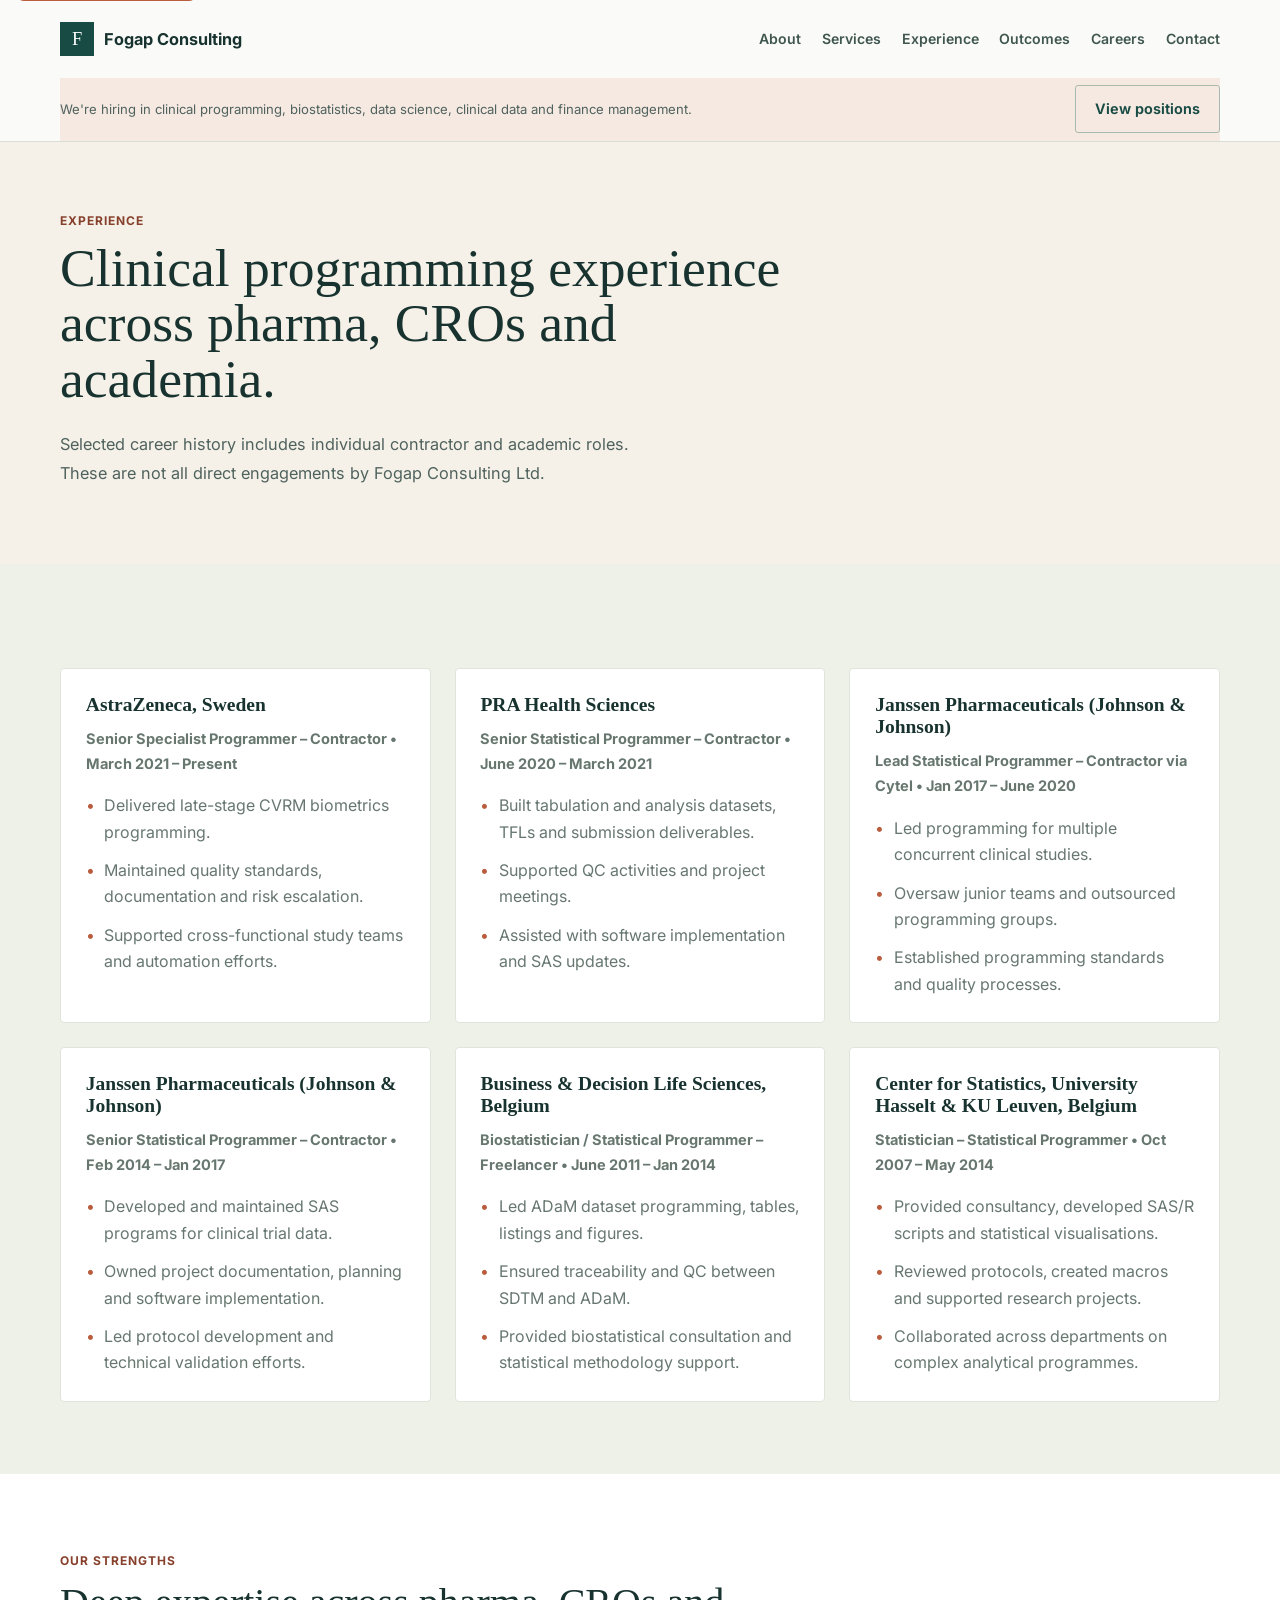
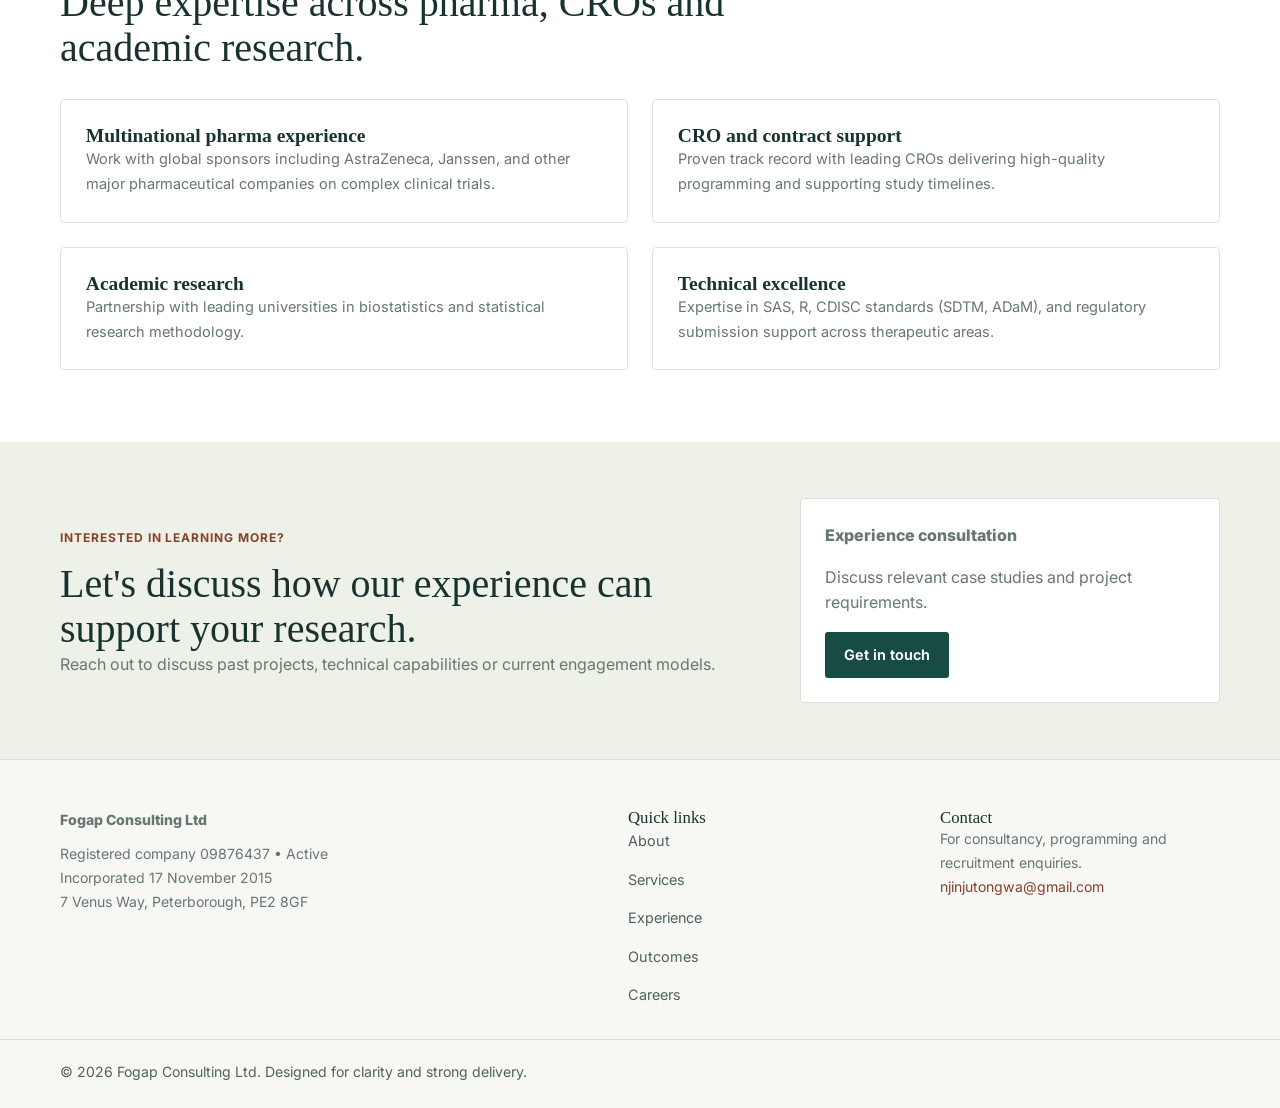
<file: experience.html>
<!DOCTYPE html>
<html lang="en">
<head>
  <meta charset="UTF-8" />
  <meta name="viewport" content="width=device-width, initial-scale=1.0" />
  <title>Clinical Programming Experience | Fogap Consulting</title>
  <meta name="description" content="Explore selected contractor and academic experience in clinical programming, biostatistics, CDISC standards and life-sciences research." />
  <link rel="canonical" href="https://fogap-consulting.vercel.app/experience.html" />
  <meta property="og:type" content="website" />
  <meta property="og:site_name" content="Fogap Consulting Ltd" />
  <meta property="og:url" content="https://fogap-consulting.vercel.app/experience.html" />
  <meta property="og:title" content="Clinical Programming Experience | Fogap Consulting" />
  <meta property="og:description" content="Explore selected contractor and academic experience in clinical programming, biostatistics, CDISC standards and life-sciences research." />
  <meta property="og:image" content="https://fogap-consulting.vercel.app/assets/clinical-lab.jpg" />
  <meta property="og:image:alt" content="A laboratory professional working with clinical diagnostic equipment" />
  <meta name="twitter:card" content="summary_large_image" />
  <meta name="twitter:title" content="Clinical Programming Experience | Fogap Consulting" />
  <meta name="twitter:description" content="Explore selected contractor and academic experience in clinical programming, biostatistics, CDISC standards and life-sciences research." />
  <meta name="twitter:image" content="https://fogap-consulting.vercel.app/assets/clinical-lab.jpg" />
  <meta name="twitter:image:alt" content="A laboratory professional working with clinical diagnostic equipment" />
  <link rel="preconnect" href="https://fonts.googleapis.com" />
  <link rel="preconnect" href="https://fonts.gstatic.com" crossorigin />
  <link href="https://fonts.googleapis.com/css2?family=Poppins:wght@400;500;600;700;800&family=Inter:wght@400;500;600;700;800&display=swap" rel="stylesheet" />
  <link rel="stylesheet" href="assets/css/styles.css" />
</head>
<body>
  <a class="skip-link" href="#main">Skip to main content</a>
  <div class="page-shell">
    <header class="site-header">
      <div class="container header-inner">
        <a class="brand" href="index.html">Fogap Consulting</a>
        <nav id="mobile-menu" class="site-nav" aria-label="Primary navigation">
          <a href="about.html">About</a>
          <a href="services.html">Services</a>
          <a href="experience.html">Experience</a>
          <a href="outcomes.html">Outcomes</a>
          <a href="careers.html">Careers</a>
          <a href="contact.html">Contact</a>
        </nav>
        <button type="button" class="nav-toggle" aria-expanded="false" aria-controls="mobile-menu">Menu</button>
      </div>
      <div class="container header-bar">
        <p>We're hiring in clinical programming, biostatistics, data science, clinical data and finance management.</p>
        <a class="button secondary" href="careers.html">View positions</a>
      </div>
    </header>

    <main id="main">
      <section class="hero simple-hero">
        <div class="container">
          <div class="section-heading hero-heading">
            <span class="eyebrow">Experience</span>
            <h1>Clinical programming experience across pharma, CROs and academia.</h1>
          </div>
          <p class="hero-subtitle">Selected career history includes individual contractor and academic roles. These are not all direct engagements by Fogap Consulting Ltd.</p>
        </div>
      </section>

      <section class="content-block experience">
        <div class="container">
          <div class="company-grid">
            <article>
              <h3>AstraZeneca, Sweden</h3>
              <p><strong>Senior Specialist Programmer – Contractor • March 2021 – Present</strong></p>
              <ul>
                <li>Delivered late-stage CVRM biometrics programming.</li>
                <li>Maintained quality standards, documentation and risk escalation.</li>
                <li>Supported cross-functional study teams and automation efforts.</li>
              </ul>
            </article>
            <article>
              <h3>PRA Health Sciences</h3>
              <p><strong>Senior Statistical Programmer – Contractor • June 2020 – March 2021</strong></p>
              <ul>
                <li>Built tabulation and analysis datasets, TFLs and submission deliverables.</li>
                <li>Supported QC activities and project meetings.</li>
                <li>Assisted with software implementation and SAS updates.</li>
              </ul>
            </article>
            <article>
              <h3>Janssen Pharmaceuticals (Johnson & Johnson)</h3>
              <p><strong>Lead Statistical Programmer – Contractor via Cytel • Jan 2017 – June 2020</strong></p>
              <ul>
                <li>Led programming for multiple concurrent clinical studies.</li>
                <li>Oversaw junior teams and outsourced programming groups.</li>
                <li>Established programming standards and quality processes.</li>
              </ul>
            </article>
            <article>
              <h3>Janssen Pharmaceuticals (Johnson & Johnson)</h3>
              <p><strong>Senior Statistical Programmer – Contractor • Feb 2014 – Jan 2017</strong></p>
              <ul>
                <li>Developed and maintained SAS programs for clinical trial data.</li>
                <li>Owned project documentation, planning and software implementation.</li>
                <li>Led protocol development and technical validation efforts.</li>
              </ul>
            </article>
            <article>
              <h3>Business & Decision Life Sciences, Belgium</h3>
              <p><strong>Biostatistician / Statistical Programmer – Freelancer • June 2011 – Jan 2014</strong></p>
              <ul>
                <li>Led ADaM dataset programming, tables, listings and figures.</li>
                <li>Ensured traceability and QC between SDTM and ADaM.</li>
                <li>Provided biostatistical consultation and statistical methodology support.</li>
              </ul>
            </article>
            <article>
              <h3>Center for Statistics, University Hasselt & KU Leuven, Belgium</h3>
              <p><strong>Statistician – Statistical Programmer • Oct 2007 – May 2014</strong></p>
              <ul>
                <li>Provided consultancy, developed SAS/R scripts and statistical visualisations.</li>
                <li>Reviewed protocols, created macros and supported research projects.</li>
                <li>Collaborated across departments on complex analytical programmes.</li>
              </ul>
            </article>
          </div>
        </div>
      </section>

      <section class="content-block">
        <div class="container">
          <div class="section-heading">
            <span class="eyebrow">Our strengths</span>
            <h2>Deep expertise across pharma, CROs and academic research.</h2>
          </div>
          <div class="why-grid">
            <article>
              <h3>Multinational pharma experience</h3>
              <p>Work with global sponsors including AstraZeneca, Janssen, and other major pharmaceutical companies on complex clinical trials.</p>
            </article>
            <article>
              <h3>CRO and contract support</h3>
              <p>Proven track record with leading CROs delivering high-quality programming and supporting study timelines.</p>
            </article>
            <article>
              <h3>Academic research</h3>
              <p>Partnership with leading universities in biostatistics and statistical research methodology.</p>
            </article>
            <article>
              <h3>Technical excellence</h3>
              <p>Expertise in SAS, R, CDISC standards (SDTM, ADaM), and regulatory submission support across therapeutic areas.</p>
            </article>
          </div>
        </div>
      </section>

      <section class="content-block contact-cta">
        <div class="container contact-cta-grid">
          <div>
            <span class="eyebrow">Interested in learning more?</span>
            <h2>Let's discuss how our experience can support your research.</h2>
            <p>Reach out to discuss past projects, technical capabilities or current engagement models.</p>
          </div>
          <div class="contact-badge">
            <p class="badge-title">Experience consultation</p>
            <p>Discuss relevant case studies and project requirements.</p>
            <a class="button primary" href="contact.html">Get in touch</a>
          </div>
        </div>
      </section>
    </main>

    <footer class="site-footer">
      <div class="container footer-grid">
        <div>
          <p class="footer-brand">Fogap Consulting Ltd</p>
          <p>Registered company 09876437 • Active</p>
          <p>Incorporated 17 November 2015</p>
          <p>7 Venus Way, Peterborough, PE2 8GF</p>
        </div>
        <div>
          <h3>Quick links</h3>
          <ul class="footer-links">
            <li><a href="about.html">About</a></li>
            <li><a href="services.html">Services</a></li>
            <li><a href="experience.html">Experience</a></li>
            <li><a href="outcomes.html">Outcomes</a></li>
            <li><a href="careers.html">Careers</a></li>
          </ul>
        </div>
        <div>
          <h3>Contact</h3>
          <p>For consultancy, programming and recruitment enquiries.</p>
          <p><a href="mailto:njinjutongwa@gmail.com">njinjutongwa@gmail.com</a></p>
        </div>
      </div>
      <div class="footer-bottom">
        <div class="container">
          <p>© 2026 Fogap Consulting Ltd. Designed for clarity and strong delivery.</p>
        </div>
      </div>
    </footer>
  </div>
  <script src="assets/js/script.js"></script>
</body>
</html>
</file>
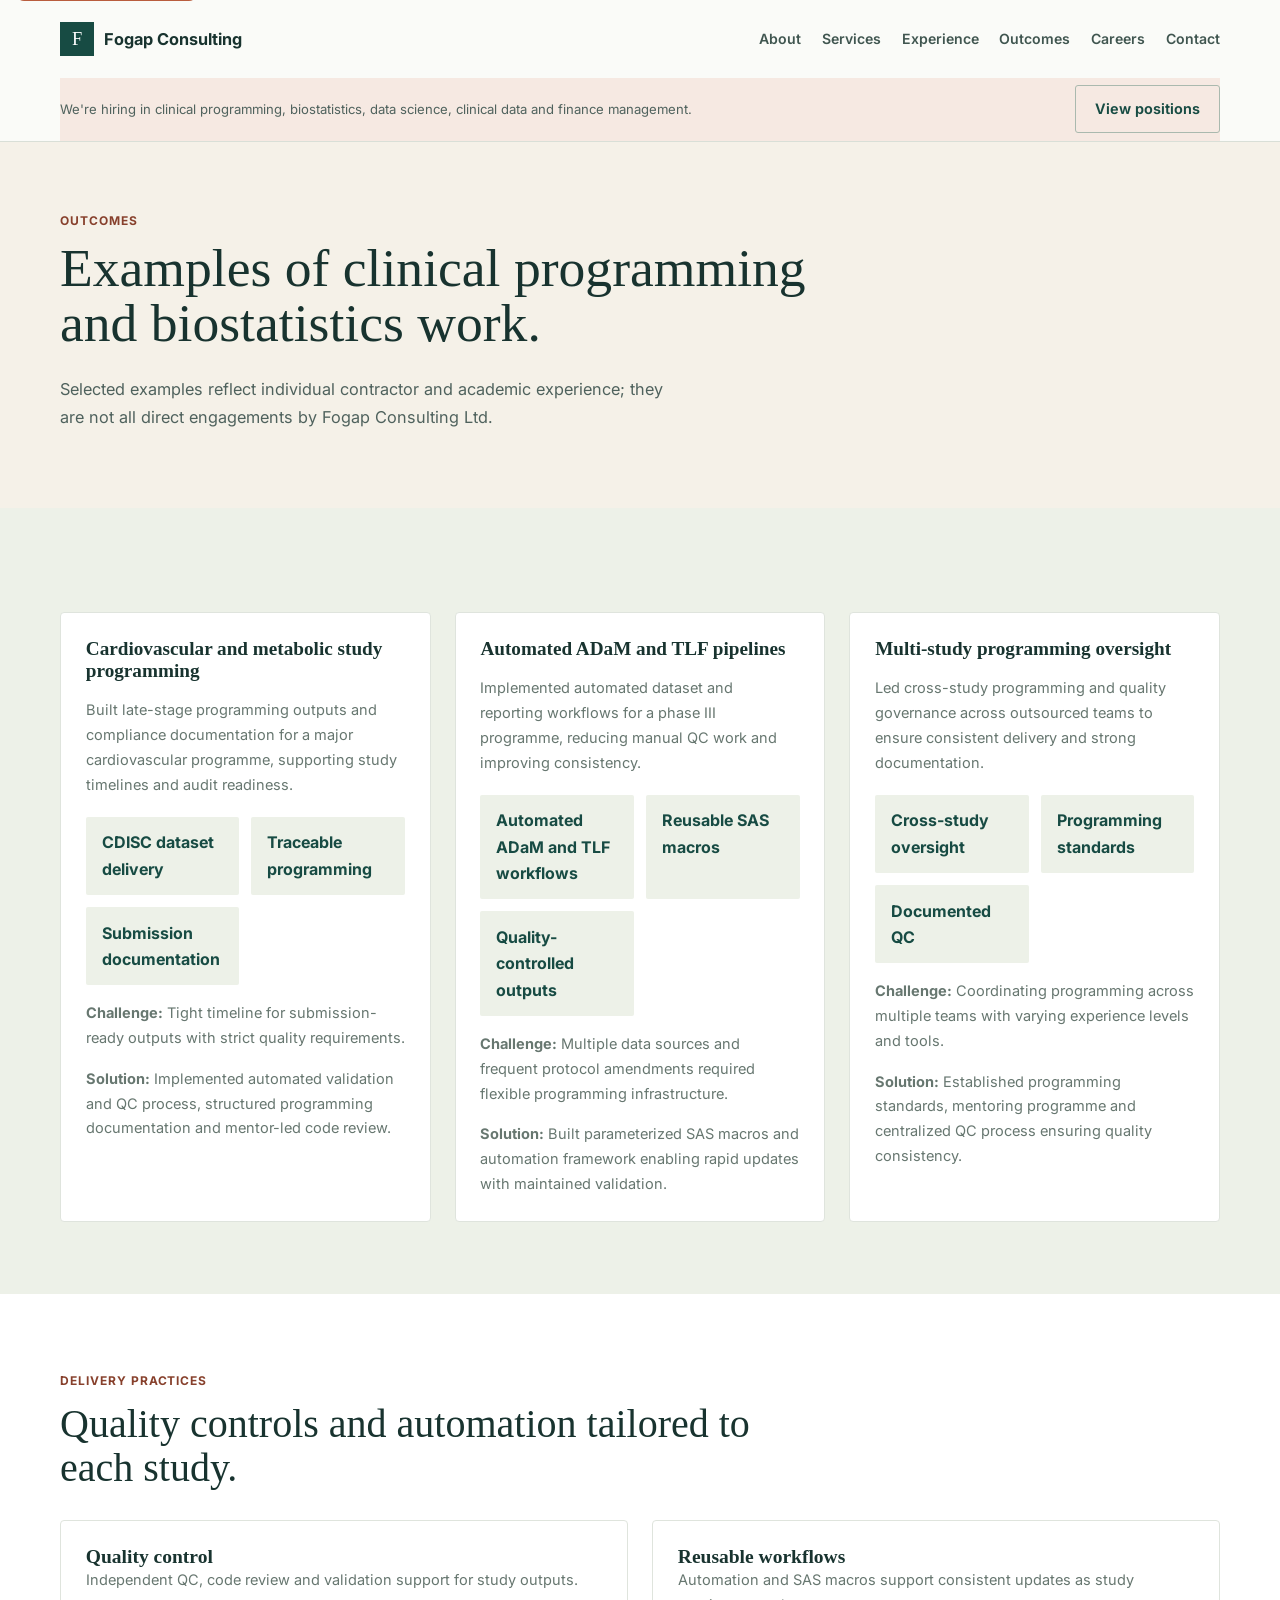
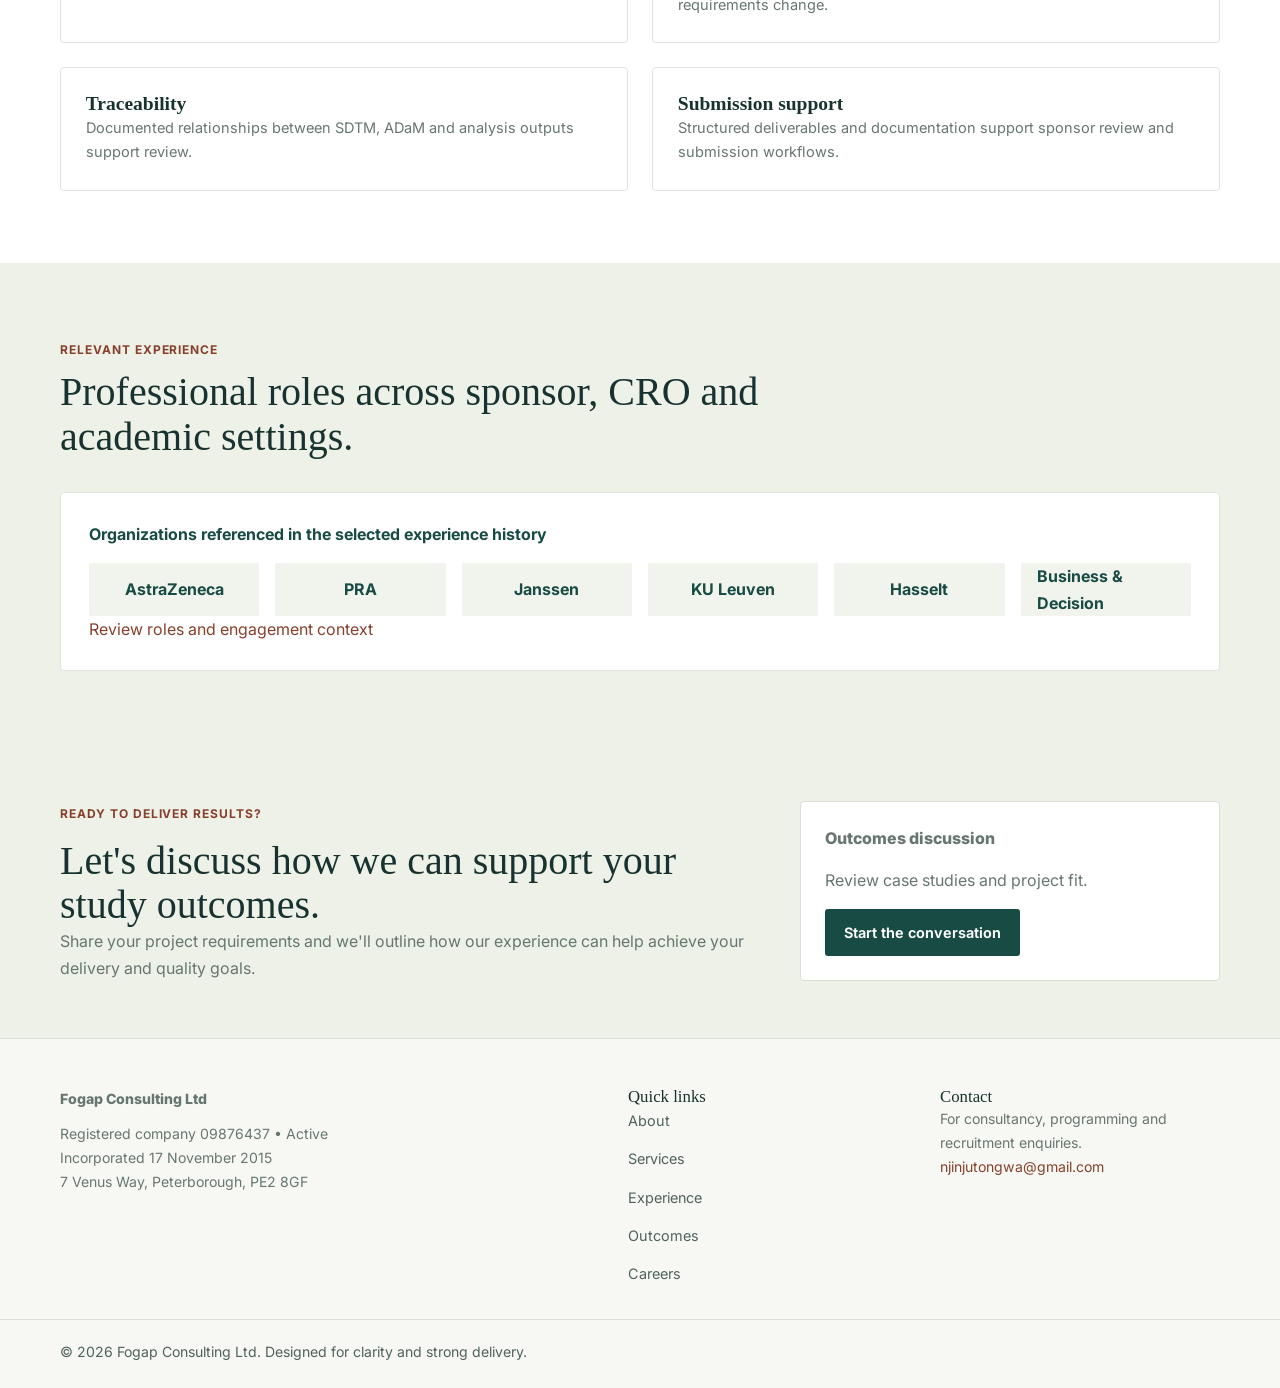
<file: outcomes.html>
<!DOCTYPE html>
<html lang="en">
<head>
  <meta charset="UTF-8" />
  <meta name="viewport" content="width=device-width, initial-scale=1.0" />
  <title>Clinical Programming Examples | Fogap Consulting</title>
  <meta name="description" content="Examples of clinical programming, ADaM and TLF automation, quality control and cross-study support in life-sciences research." />
  <link rel="canonical" href="https://fogap-consulting.vercel.app/outcomes.html" />
  <meta property="og:type" content="website" />
  <meta property="og:site_name" content="Fogap Consulting Ltd" />
  <meta property="og:url" content="https://fogap-consulting.vercel.app/outcomes.html" />
  <meta property="og:title" content="Clinical Programming Examples | Fogap Consulting" />
  <meta property="og:description" content="Examples of clinical programming, ADaM and TLF automation, quality control and cross-study support in life-sciences research." />
  <meta property="og:image" content="https://fogap-consulting.vercel.app/assets/clinical-lab.jpg" />
  <meta property="og:image:alt" content="A laboratory professional working with clinical diagnostic equipment" />
  <meta name="twitter:card" content="summary_large_image" />
  <meta name="twitter:title" content="Clinical Programming Examples | Fogap Consulting" />
  <meta name="twitter:description" content="Examples of clinical programming, ADaM and TLF automation, quality control and cross-study support in life-sciences research." />
  <meta name="twitter:image" content="https://fogap-consulting.vercel.app/assets/clinical-lab.jpg" />
  <meta name="twitter:image:alt" content="A laboratory professional working with clinical diagnostic equipment" />
  <link rel="preconnect" href="https://fonts.googleapis.com" />
  <link rel="preconnect" href="https://fonts.gstatic.com" crossorigin />
  <link href="https://fonts.googleapis.com/css2?family=Poppins:wght@400;500;600;700;800&family=Inter:wght@400;500;600;700;800&display=swap" rel="stylesheet" />
  <link rel="stylesheet" href="assets/css/styles.css" />
</head>
<body>
  <a class="skip-link" href="#main">Skip to main content</a>
  <div class="page-shell">
    <header class="site-header">
      <div class="container header-inner">
        <a class="brand" href="index.html">Fogap Consulting</a>
        <nav id="mobile-menu" class="site-nav" aria-label="Primary navigation">
          <a href="about.html">About</a>
          <a href="services.html">Services</a>
          <a href="experience.html">Experience</a>
          <a href="outcomes.html">Outcomes</a>
          <a href="careers.html">Careers</a>
          <a href="contact.html">Contact</a>
        </nav>
        <button type="button" class="nav-toggle" aria-expanded="false" aria-controls="mobile-menu">Menu</button>
      </div>
      <div class="container header-bar">
        <p>We're hiring in clinical programming, biostatistics, data science, clinical data and finance management.</p>
        <a class="button secondary" href="careers.html">View positions</a>
      </div>
    </header>

    <main id="main">
      <section class="hero simple-hero">
        <div class="container">
          <div class="section-heading hero-heading">
            <span class="eyebrow">Outcomes</span>
            <h1>Examples of clinical programming and biostatistics work.</h1>
          </div>
          <p class="hero-subtitle">Selected examples reflect individual contractor and academic experience; they are not all direct engagements by Fogap Consulting Ltd.</p>
        </div>
      </section>

      <section class="content-block cases">
        <div class="container">
          <div class="case-grid">
            <article>
              <h3>Cardiovascular and metabolic study programming</h3>
              <p>Built late-stage programming outputs and compliance documentation for a major cardiovascular programme, supporting study timelines and audit readiness.</p>
              <div class="case-metrics">
                <span>CDISC dataset delivery</span>
                <span>Traceable programming</span>
                <span>Submission documentation</span>
              </div>
              <p class="case-detail"><strong>Challenge:</strong> Tight timeline for submission-ready outputs with strict quality requirements.</p>
              <p class="case-detail"><strong>Solution:</strong> Implemented automated validation and QC process, structured programming documentation and mentor-led code review.</p>
            </article>
            <article>
              <h3>Automated ADaM and TLF pipelines</h3>
              <p>Implemented automated dataset and reporting workflows for a phase III programme, reducing manual QC work and improving consistency.</p>
              <div class="case-metrics">
                <span>Automated ADaM and TLF workflows</span>
                <span>Reusable SAS macros</span>
                <span>Quality-controlled outputs</span>
              </div>
              <p class="case-detail"><strong>Challenge:</strong> Multiple data sources and frequent protocol amendments required flexible programming infrastructure.</p>
              <p class="case-detail"><strong>Solution:</strong> Built parameterized SAS macros and automation framework enabling rapid updates with maintained validation.</p>
            </article>
            <article>
              <h3>Multi-study programming oversight</h3>
              <p>Led cross-study programming and quality governance across outsourced teams to ensure consistent delivery and strong documentation.</p>
              <div class="case-metrics">
                <span>Cross-study oversight</span>
                <span>Programming standards</span>
                <span>Documented QC</span>
              </div>
              <p class="case-detail"><strong>Challenge:</strong> Coordinating programming across multiple teams with varying experience levels and tools.</p>
              <p class="case-detail"><strong>Solution:</strong> Established programming standards, mentoring programme and centralized QC process ensuring quality consistency.</p>
            </article>
          </div>
        </div>
      </section>

      <section class="content-block">
        <div class="container">
          <div class="section-heading">
            <span class="eyebrow">Delivery practices</span>
            <h2>Quality controls and automation tailored to each study.</h2>
          </div>
          <div class="why-grid">
            <article>
              <h3>Quality control</h3>
              <p>Independent QC, code review and validation support for study outputs.</p>
            </article>
            <article>
              <h3>Reusable workflows</h3>
              <p>Automation and SAS macros support consistent updates as study requirements change.</p>
            </article>
            <article>
              <h3>Traceability</h3>
              <p>Documented relationships between SDTM, ADaM and analysis outputs support review.</p>
            </article>
            <article>
              <h3>Submission support</h3>
              <p>Structured deliverables and documentation support sponsor review and submission workflows.</p>
            </article>
          </div>
        </div>
      </section>

      <section class="content-block professional-experience">
        <div class="container">
          <div class="section-heading">
            <span class="eyebrow">Relevant experience</span>
            <h2>Professional roles across sponsor, CRO and academic settings.</h2>
          </div>
          <div class="client-logo-strip" aria-label="Organizations referenced in professional experience">
            <span>Organizations referenced in the selected experience history</span>
            <div class="client-logos">
              <div>AstraZeneca</div>
              <div>PRA</div>
              <div>Janssen</div>
              <div>KU Leuven</div>
              <div>Hasselt</div>
              <div>Business & Decision</div>
            </div>
            <a href="experience.html">Review roles and engagement context</a>
          </div>
        </div>
      </section>

      <section class="content-block contact-cta">
        <div class="container contact-cta-grid">
          <div>
            <span class="eyebrow">Ready to deliver results?</span>
            <h2>Let's discuss how we can support your study outcomes.</h2>
            <p>Share your project requirements and we'll outline how our experience can help achieve your delivery and quality goals.</p>
          </div>
          <div class="contact-badge">
            <p class="badge-title">Outcomes discussion</p>
            <p>Review case studies and project fit.</p>
            <a class="button primary" href="contact.html">Start the conversation</a>
          </div>
        </div>
      </section>
    </main>

    <footer class="site-footer">
      <div class="container footer-grid">
        <div>
          <p class="footer-brand">Fogap Consulting Ltd</p>
          <p>Registered company 09876437 • Active</p>
          <p>Incorporated 17 November 2015</p>
          <p>7 Venus Way, Peterborough, PE2 8GF</p>
        </div>
        <div>
          <h3>Quick links</h3>
          <ul class="footer-links">
            <li><a href="about.html">About</a></li>
            <li><a href="services.html">Services</a></li>
            <li><a href="experience.html">Experience</a></li>
            <li><a href="outcomes.html">Outcomes</a></li>
            <li><a href="careers.html">Careers</a></li>
          </ul>
        </div>
        <div>
          <h3>Contact</h3>
          <p>For consultancy, programming and recruitment enquiries.</p>
          <p><a href="mailto:njinjutongwa@gmail.com">njinjutongwa@gmail.com</a></p>
        </div>
      </div>
      <div class="footer-bottom">
        <div class="container">
          <p>© 2026 Fogap Consulting Ltd. Designed for clarity and strong delivery.</p>
        </div>
      </div>
    </footer>
  </div>
  <script src="assets/js/script.js"></script>
</body>
</html>
</file>
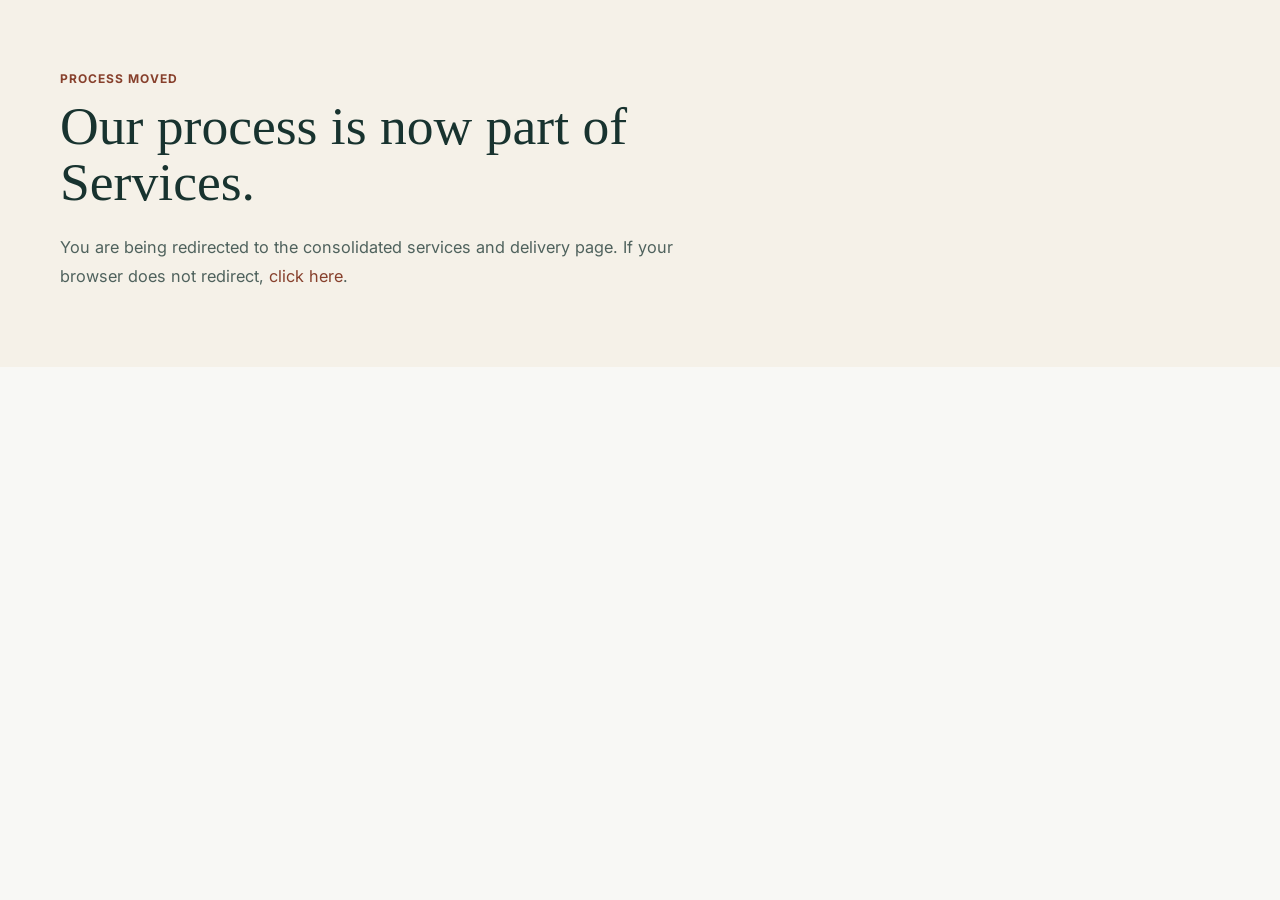
<file: process.html>
﻿<!DOCTYPE html>
<html lang="en">
<head>
  <meta charset="UTF-8" />
  <meta name="viewport" content="width=device-width, initial-scale=1.0" />
  <title>Process moved | Fogap Consulting</title>
  <meta http-equiv="refresh" content="2;url=services.html" />
  <meta name="description" content="This page has moved. You will be redirected to our services and delivery process page." />
  <meta name="robots" content="noindex,follow" />
  <link rel="preconnect" href="https://fonts.googleapis.com" />
  <link rel="preconnect" href="https://fonts.gstatic.com" crossorigin />
  <link href="https://fonts.googleapis.com/css2?family=Poppins:wght@400;500;600;700;800&family=Inter:wght@400;500;600;700;800&display=swap" rel="stylesheet" />
  <link rel="stylesheet" href="assets/css/styles.css" />
</head>
<body>
  <div class="page-shell">
    <main>
      <section class="hero simple-hero">
        <div class="container">
          <div class="section-heading hero-heading">
            <span class="eyebrow">Process moved</span>
            <h1>Our process is now part of Services.</h1>
          </div>
          <p class="hero-subtitle">You are being redirected to the consolidated services and delivery page. If your browser does not redirect, <a href="services.html">click here</a>.</p>
        </div>
      </section>
    </main>
  </div>
</body>
</html>
</file>
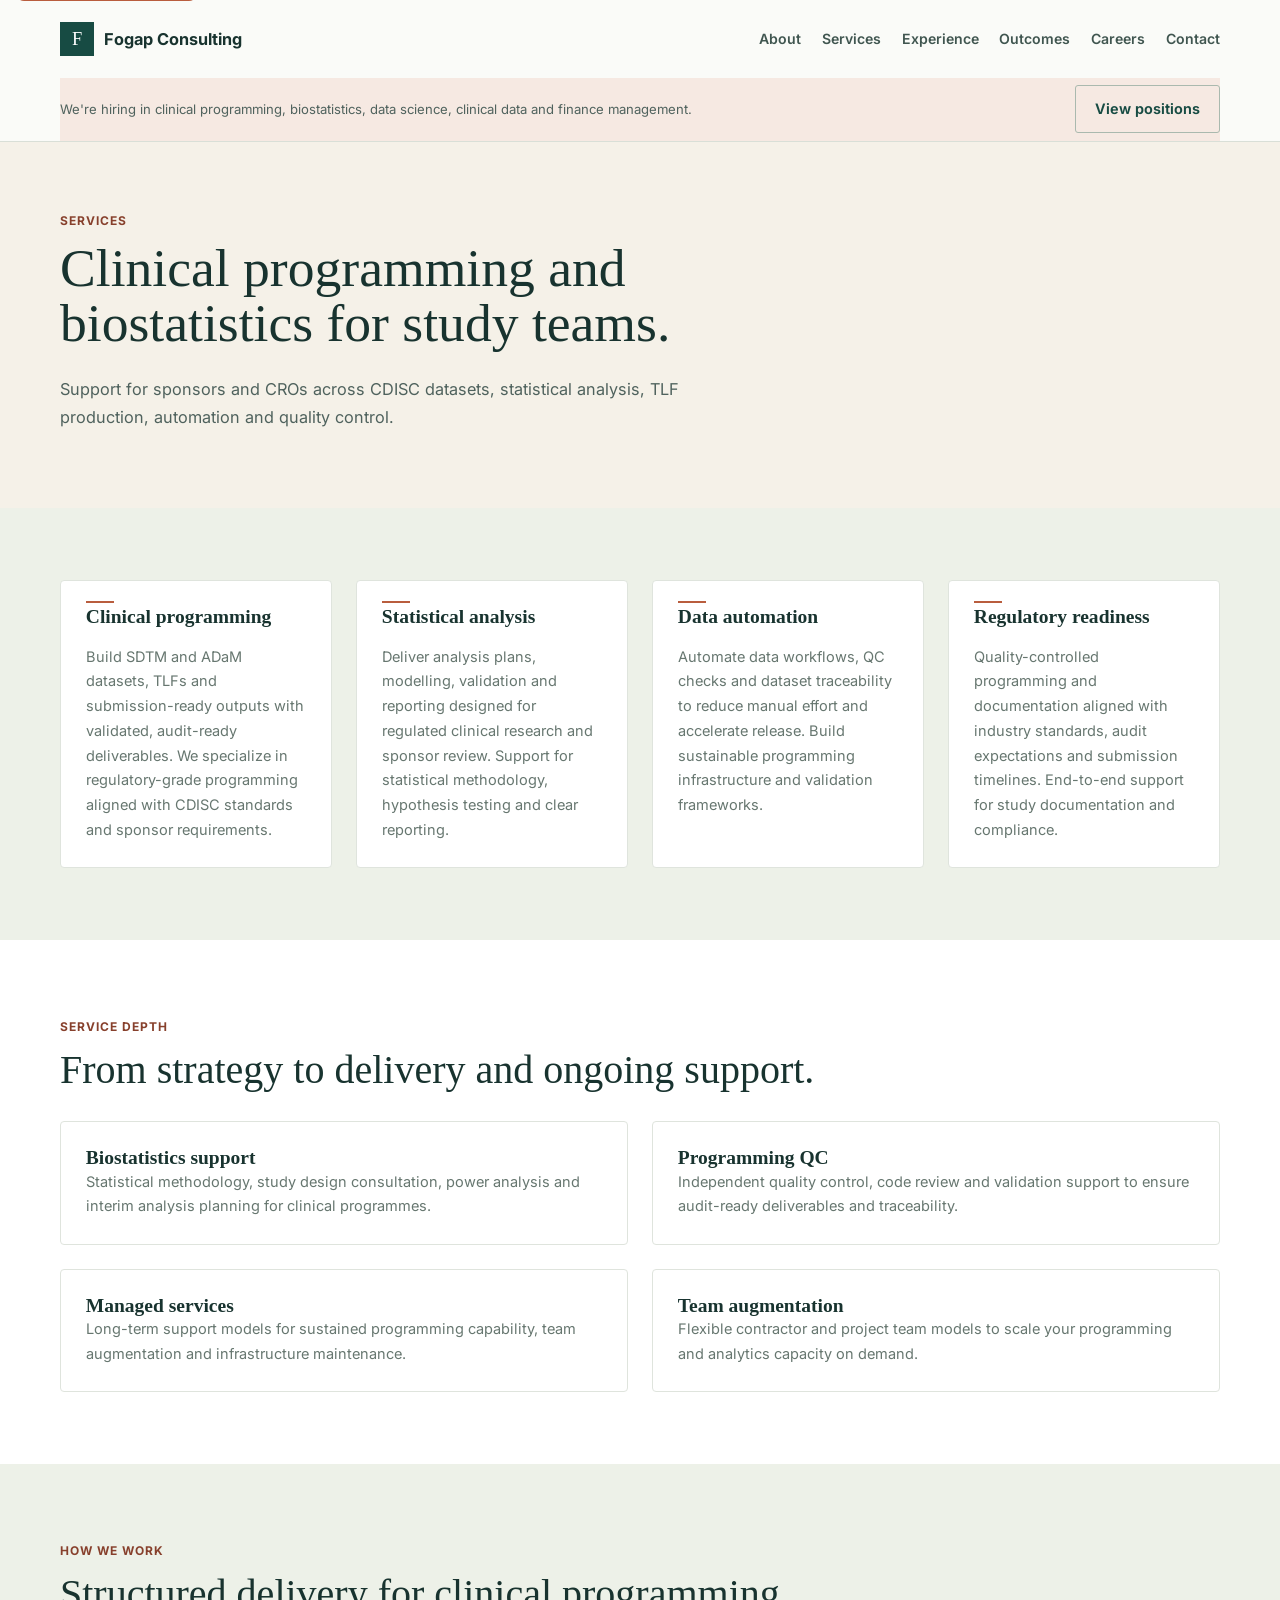
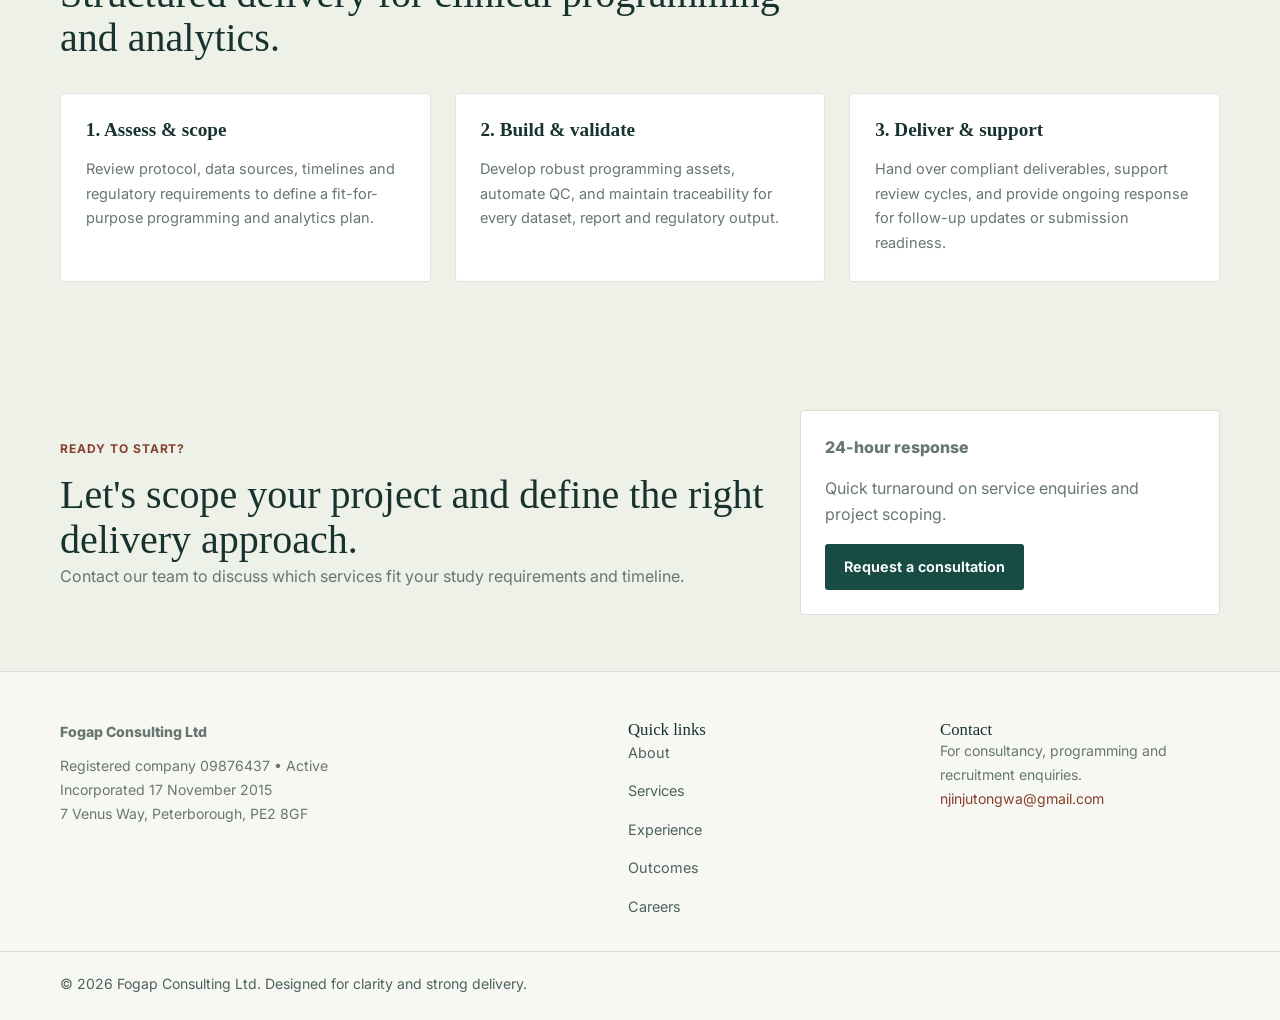
<file: services.html>
<!DOCTYPE html>
<html lang="en">
<head>
  <meta charset="UTF-8" />
  <meta name="viewport" content="width=device-width, initial-scale=1.0" />
  <title>Clinical Programming & Biostatistics | Fogap</title>
  <meta name="description" content="Clinical programming, biostatistics, CDISC datasets, TLFs, automation and quality control for sponsor and CRO study teams." />
  <link rel="canonical" href="https://fogap-consulting.vercel.app/services.html" />
  <meta property="og:type" content="website" />
  <meta property="og:site_name" content="Fogap Consulting Ltd" />
  <meta property="og:url" content="https://fogap-consulting.vercel.app/services.html" />
  <meta property="og:title" content="Clinical Programming & Biostatistics | Fogap" />
  <meta property="og:description" content="Clinical programming, biostatistics, CDISC datasets, TLFs, automation and quality control for sponsor and CRO study teams." />
  <meta property="og:image" content="https://fogap-consulting.vercel.app/assets/clinical-lab.jpg" />
  <meta property="og:image:alt" content="A laboratory professional working with clinical diagnostic equipment" />
  <meta name="twitter:card" content="summary_large_image" />
  <meta name="twitter:title" content="Clinical Programming & Biostatistics | Fogap" />
  <meta name="twitter:description" content="Clinical programming, biostatistics, CDISC datasets, TLFs, automation and quality control for sponsor and CRO study teams." />
  <meta name="twitter:image" content="https://fogap-consulting.vercel.app/assets/clinical-lab.jpg" />
  <meta name="twitter:image:alt" content="A laboratory professional working with clinical diagnostic equipment" />
  <link rel="preconnect" href="https://fonts.googleapis.com" />
  <link rel="preconnect" href="https://fonts.gstatic.com" crossorigin />
  <link href="https://fonts.googleapis.com/css2?family=Poppins:wght@400;500;600;700;800&family=Inter:wght@400;500;600;700;800&display=swap" rel="stylesheet" />
  <link rel="stylesheet" href="assets/css/styles.css" />
</head>
<body>
  <a class="skip-link" href="#main">Skip to main content</a>
  <div class="page-shell">
    <header class="site-header">
      <div class="container header-inner">
        <a class="brand" href="index.html">Fogap Consulting</a>
        <nav id="mobile-menu" class="site-nav" aria-label="Primary navigation">
          <a href="about.html">About</a>
          <a href="services.html">Services</a>
          <a href="experience.html">Experience</a>
          <a href="outcomes.html">Outcomes</a>
          <a href="careers.html">Careers</a>
          <a href="contact.html">Contact</a>
        </nav>
        <button type="button" class="nav-toggle" aria-expanded="false" aria-controls="mobile-menu">Menu</button>
      </div>
      <div class="container header-bar">
        <p>We're hiring in clinical programming, biostatistics, data science, clinical data and finance management.</p>
        <a class="button secondary" href="careers.html">View positions</a>
      </div>
    </header>

    <main id="main">
      <section class="hero simple-hero">
        <div class="container">
          <div class="section-heading hero-heading">
            <span class="eyebrow">Services</span>
            <h1>Clinical programming and biostatistics for study teams.</h1>
          </div>
          <p class="hero-subtitle">Support for sponsors and CROs across CDISC datasets, statistical analysis, TLF production, automation and quality control.</p>
        </div>
      </section>

      <section class="content-block services">
        <div class="container">
          <div class="cards-grid">
            <article>
              <h3>Clinical programming</h3>
              <p>Build SDTM and ADaM datasets, TLFs and submission-ready outputs with validated, audit-ready deliverables. We specialize in regulatory-grade programming aligned with CDISC standards and sponsor requirements.</p>
            </article>
            <article>
              <h3>Statistical analysis</h3>
              <p>Deliver analysis plans, modelling, validation and reporting designed for regulated clinical research and sponsor review. Support for statistical methodology, hypothesis testing and clear reporting.</p>
            </article>
            <article>
              <h3>Data automation</h3>
              <p>Automate data workflows, QC checks and dataset traceability to reduce manual effort and accelerate release. Build sustainable programming infrastructure and validation frameworks.</p>
            </article>
            <article>
              <h3>Regulatory readiness</h3>
              <p>Quality-controlled programming and documentation aligned with industry standards, audit expectations and submission timelines. End-to-end support for study documentation and compliance.</p>
            </article>
          </div>
        </div>
      </section>

      <section class="content-block">
        <div class="container">
          <div class="section-heading">
            <span class="eyebrow">Service depth</span>
            <h2>From strategy to delivery and ongoing support.</h2>
          </div>
          <div class="why-grid">
            <article>
              <h3>Biostatistics support</h3>
              <p>Statistical methodology, study design consultation, power analysis and interim analysis planning for clinical programmes.</p>
            </article>
            <article>
              <h3>Programming QC</h3>
              <p>Independent quality control, code review and validation support to ensure audit-ready deliverables and traceability.</p>
            </article>
            <article>
              <h3>Managed services</h3>
              <p>Long-term support models for sustained programming capability, team augmentation and infrastructure maintenance.</p>
            </article>
            <article>
              <h3>Team augmentation</h3>
              <p>Flexible contractor and project team models to scale your programming and analytics capacity on demand.</p>
            </article>
          </div>
        </div>
      </section>

      <section class="content-block process">
        <div class="container">
          <div class="section-heading">
            <span class="eyebrow">How we work</span>
            <h2>Structured delivery for clinical programming and analytics.</h2>
          </div>
          <div class="process-grid">
            <article>
              <h3>1. Assess & scope</h3>
              <p>Review protocol, data sources, timelines and regulatory requirements to define a fit-for-purpose programming and analytics plan.</p>
            </article>
            <article>
              <h3>2. Build & validate</h3>
              <p>Develop robust programming assets, automate QC, and maintain traceability for every dataset, report and regulatory output.</p>
            </article>
            <article>
              <h3>3. Deliver & support</h3>
              <p>Hand over compliant deliverables, support review cycles, and provide ongoing response for follow-up updates or submission readiness.</p>
            </article>
          </div>
        </div>
      </section>

      <section class="content-block contact-cta">
        <div class="container contact-cta-grid">
          <div>
            <span class="eyebrow">Ready to start?</span>
            <h2>Let's scope your project and define the right delivery approach.</h2>
            <p>Contact our team to discuss which services fit your study requirements and timeline.</p>
          </div>
          <div class="contact-badge">
            <p class="badge-title">24-hour response</p>
            <p>Quick turnaround on service enquiries and project scoping.</p>
            <a class="button primary" href="contact.html">Request a consultation</a>
          </div>
        </div>
      </section>
    </main>

    <footer class="site-footer">
      <div class="container footer-grid">
        <div>
          <p class="footer-brand">Fogap Consulting Ltd</p>
          <p>Registered company 09876437 • Active</p>
          <p>Incorporated 17 November 2015</p>
          <p>7 Venus Way, Peterborough, PE2 8GF</p>
        </div>
        <div>
          <h3>Quick links</h3>
          <ul class="footer-links">
            <li><a href="about.html">About</a></li>
            <li><a href="services.html">Services</a></li>
            <li><a href="experience.html">Experience</a></li>
            <li><a href="outcomes.html">Outcomes</a></li>
            <li><a href="careers.html">Careers</a></li>
          </ul>
        </div>
        <div>
          <h3>Contact</h3>
          <p>For consultancy, programming and recruitment enquiries.</p>
          <p><a href="mailto:njinjutongwa@gmail.com">njinjutongwa@gmail.com</a></p>
        </div>
      </div>
      <div class="footer-bottom">
        <div class="container">
          <p>© 2026 Fogap Consulting Ltd. Designed for clarity and strong delivery.</p>
        </div>
      </div>
    </footer>
  </div>
  <script src="assets/js/script.js"></script>
</body>
</html>
</file>
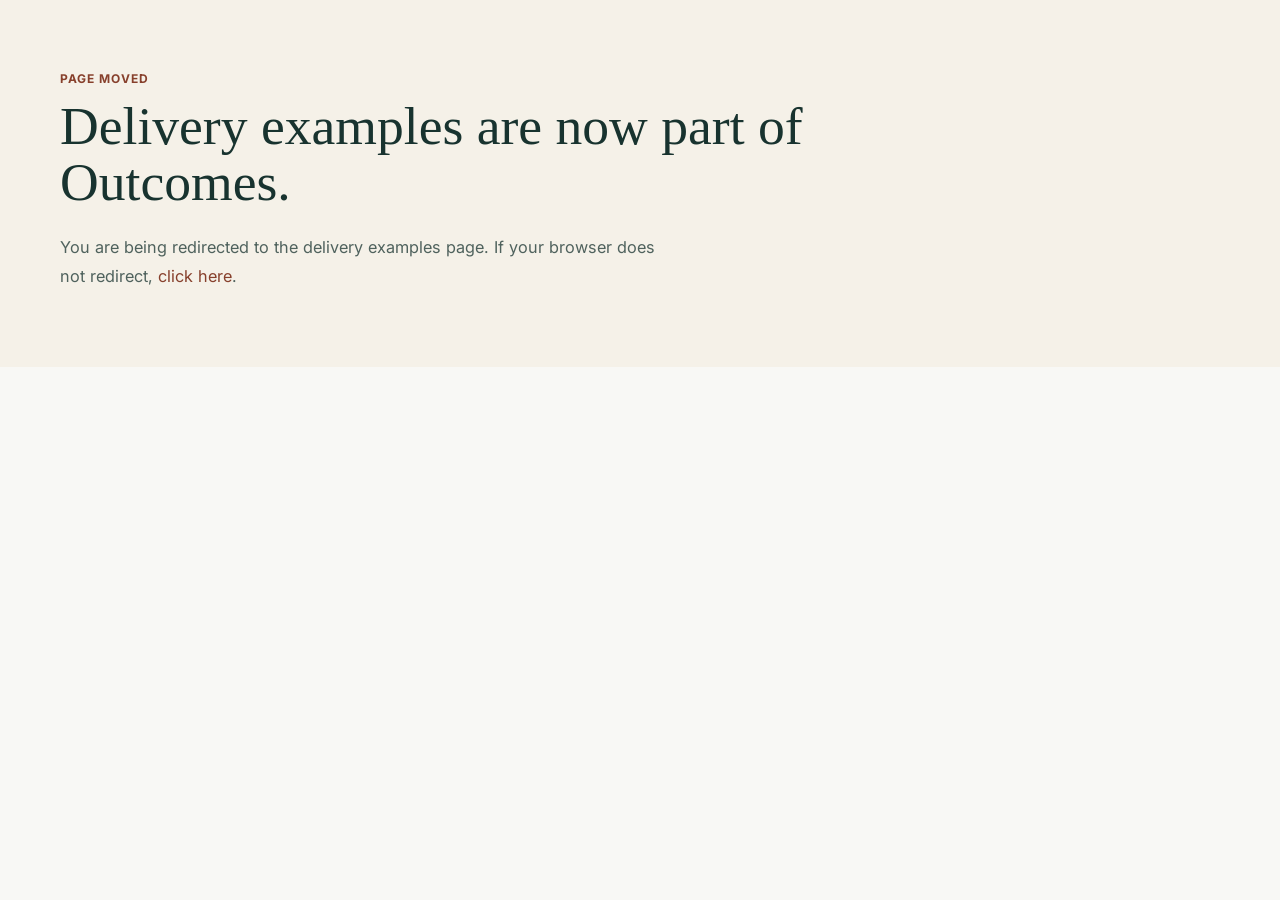
<file: testimonials.html>
﻿<!DOCTYPE html>
<html lang="en">
<head>
  <meta charset="UTF-8" />
  <meta name="viewport" content="width=device-width, initial-scale=1.0" />
  <title>Page moved | Fogap Consulting</title>
  <meta http-equiv="refresh" content="2;url=outcomes.html" />
  <meta name="description" content="This page has moved. You will be redirected to our outcomes and delivery examples page." />
  <meta name="robots" content="noindex,follow" />
  <link rel="preconnect" href="https://fonts.googleapis.com" />
  <link rel="preconnect" href="https://fonts.gstatic.com" crossorigin />
  <link href="https://fonts.googleapis.com/css2?family=Poppins:wght@400;500;600;700;800&family=Inter:wght@400;500;600;700;800&display=swap" rel="stylesheet" />
  <link rel="stylesheet" href="assets/css/styles.css" />
</head>
<body>
  <div class="page-shell">
    <main>
      <section class="hero simple-hero">
        <div class="container">
          <div class="section-heading hero-heading">
            <span class="eyebrow">Page moved</span>
            <h1>Delivery examples are now part of Outcomes.</h1>
          </div>
          <p class="hero-subtitle">You are being redirected to the delivery examples page. If your browser does not redirect, <a href="outcomes.html">click here</a>.</p>
        </div>
      </section>
    </main>
  </div>
</body>
</html>
</file>
<file: assets/css/styles.css>
:root {
  color-scheme: light;
  /* Typography */
  --font-display: 'Poppins', 'Segoe UI', sans-serif;
  --font-body: 'Inter', -apple-system, BlinkMacSystemFont, 'Segoe UI', sans-serif;
  /* Sizes */
  font-size: 17px;
  line-height: 1.6;
  /* Colors */
  color: #0f1f3c;
  background: #f3f7fb;
  /* CSS Variables */
  --surface: #ffffff;
  --surface-soft: #f4f7fc;
  --surface-strong: #e8eef8;
  --accent: #1b56d5;
  --accent-light: #e7efff;
  --accent-soft: rgba(27, 86, 213, 0.08);
  --accent-strong: #0f3274;
  --text-primary: #0f1f3c;
  --text-secondary: #4f5f7a;
  --text-muted: #6b7690;
  --border: rgba(27, 86, 213, 0.18);
  --shadow-sm: 0 2px 8px rgba(15, 34, 70, 0.08);
  --shadow-md: 0 8px 24px rgba(15, 34, 70, 0.12);
  --shadow-lg: 0 24px 60px rgba(15, 34, 70, 0.16);
}

* {
  box-sizing: border-box;
}

html {
  scroll-behavior: smooth;
  font-family: var(--font-body);
}

body {
  margin: 0;
  min-height: 100vh;
  background: linear-gradient(135deg, #f3f7fb 0%, #eaf3ff 100%);
  color: var(--text-primary);
}

h1, h2, h3, h4, h5, h6 {
  font-family: var(--font-display);
  font-weight: 700;
  letter-spacing: -0.02em;
  margin: 0;
}

p {
  margin: 0;
  color: var(--text-secondary);
  line-height: 1.7;
}

a {
  color: var(--accent);
  text-decoration: none;
  transition: color 180ms ease;
}

a:hover {
  color: var(--accent-strong);
}

.skip-link {
  position: absolute;
  left: 1rem;
  top: -3rem;
  padding: 0.75rem 1rem;
  background: var(--accent);
  color: #ffffff;
  border-radius: 8px;
  text-decoration: none;
  font-weight: 600;
  transition: top 180ms ease;
  z-index: 30;
  font-size: 0.95rem;
}

.skip-link:focus-visible {
  top: 1rem;
  box-shadow: var(--shadow-md);
}

img,
svg {
  max-width: 100%;
  display: block;
}

button,
input,
textarea {
  font: inherit;
}

button {
  cursor: pointer;
}

.page-shell {
  position: relative;
  overflow: hidden;
}

.page-shell::before {
  content: '';
  position: absolute;
  inset: -40% auto auto -30%;
  width: 520px;
  height: 520px;
  border-radius: 50%;
  background: rgba(27, 86, 213, 0.12);
  filter: blur(72px);
  pointer-events: none;
  z-index: 0;
}

.container {
  position: relative;
  width: min(1120px, calc(100% - 2rem));
  margin: 0 auto;
}

.site-header {
  position: sticky;
  top: 0;
  z-index: 20;
  backdrop-filter: blur(24px);
  background: rgba(255, 255, 255, 0.96);
  border-bottom: 1px solid rgba(15, 34, 66, 0.10);
  box-shadow: 0 8px 40px rgba(15, 34, 66, 0.06);
}

.header-inner {
  display: flex;
  align-items: center;
  justify-content: space-between;
  gap: 1rem;
  padding: 1.15rem 0;
}

.brand {
  color: #12204b;
  font-weight: 800;
  text-decoration: none;
  font-size: 1.15rem;
  letter-spacing: -0.02em;
}

.site-nav {
  display: flex;
  align-items: center;
  gap: 1.5rem;
}

.site-nav a {
  color: #163b65;
  text-decoration: none;
  font-size: 0.98rem;
  font-weight: 600;
  transition: color 180ms ease;
}

.site-nav a:hover,
.site-nav a:focus-visible {
  color: var(--accent);
}

.header-bar {
  display: flex;
  align-items: center;
  justify-content: space-between;
  gap: 1rem;
  padding: 1rem 0;
  font-size: 0.95rem;
  color: #163b65;
  background: rgba(27, 86, 213, 0.08);
  border-top: 1px solid rgba(27, 86, 213, 0.12);
  border-bottom: 1px solid rgba(27, 86, 213, 0.12);
}

.header-bar p {
  margin: 0;
}

.section-links-grid {
  display: grid;
  gap: 1rem;
  grid-template-columns: repeat(auto-fit, minmax(220px, 1fr));
  margin-top: 1.5rem;
}

.section-link-card {
  display: inline-flex;
  align-items: center;
  justify-content: center;
  padding: 1.2rem 1rem;
  border-radius: 22px;
  background: linear-gradient(135deg, #ffffff 0%, #eef4ff 100%);
  border: 1px solid rgba(27, 86, 213, 0.08);
  color: var(--text-primary);
  font-weight: 700;
  text-decoration: none;
  transition: transform 200ms cubic-bezier(0.2, 0.6, 0.2, 1), box-shadow 200ms ease, border-color 200ms ease;
  box-shadow: 0 8px 24px rgba(15, 34, 70, 0.04);
}

.section-link-card:hover,
.section-link-card:focus-visible {
  transform: translateY(-2px);
  border-color: rgba(0, 82, 204, 0.16);
  box-shadow: 0 12px 24px rgba(15, 34, 70, 0.06);
}

.nav-toggle {
  display: none;
  border: 1px solid rgba(29, 35, 48, 0.12);
  border-radius: 999px;
  background: #ffffff;
  padding: 0.85rem 1rem;
  font-weight: 700;
}

.hero {
  padding: 5.25rem 0 3rem;
  position: relative;
  z-index: 1;
  min-height: 660px;
  background: linear-gradient(135deg, rgba(255, 255, 255, 0.95) 0%, rgba(234, 243, 255, 0.95) 100%);
}

.hero::after {
  content: '';
  position: absolute;
  bottom: 0;
  right: 8%;
  width: 320px;
  height: 320px;
  border-radius: 50%;
  background: rgba(27, 86, 213, 0.10);
  filter: blur(48px);
  pointer-events: none;
}

.hero::before {
  content: '';
  position: absolute;
  inset: 0;
  left: 10%;
  width: 480px;
  height: 480px;
  border-radius: 50%;
  background: rgba(231, 241, 255, 0.55);
  filter: blur(80px);
  pointer-events: none;
}

.hero-grid {
  display: grid;
  grid-template-columns: minmax(0, 1.5fr) 1fr;
  gap: 3rem;
  align-items: center;
}

.hero h1 {
  font-size: clamp(2.8rem, 5vw, 4.5rem);
  line-height: 1.1;
  margin: 0 0 1.5rem;
  letter-spacing: -0.03em;
  color: var(--text-primary);
}

.hero p {
  max-width: 660px;
  margin: 1.5rem 0 2rem;
  color: var(--text-secondary);
  font-size: 1.1rem;
  line-height: 1.7;
}

.hero-actions {
  display: flex;
  flex-wrap: wrap;
  gap: 1.25rem;
  margin-bottom: 2.5rem;
}

.hero-metrics {
  display: grid;
  grid-template-columns: repeat(3, minmax(0, max-content));
  gap: 2rem;
  margin-top: 2rem;
}

.hero-metrics div {
  display: grid;
  gap: 0.3rem;
}

.hero-metrics dt {
  color: var(--text-primary);
  font-weight: 700;
  font-size: 1.1rem;
}

.hero-metrics dd {
  margin: 0;
  color: var(--text-secondary);
  font-size: 0.95rem;
  line-height: 1.5;
}

.button {
  display: inline-flex;
  align-items: center;
  justify-content: center;
  border-radius: 999px;
  padding: 1rem 1.8rem;
  font-weight: 700;
  text-decoration: none;
  transition: transform 180ms cubic-bezier(0.2, 0.6, 0.2, 1), box-shadow 180ms ease, background 180ms ease, color 180ms ease;
  border: none;
  cursor: pointer;
  font-size: 1rem;
  letter-spacing: -0.01em;
}

.button:hover {
  transform: translateY(-3px);
}

.button:active {
  transform: translateY(-1px);
}

.button.primary {
  background: linear-gradient(135deg, #1b56d5 0%, #153f99 100%);
  color: #ffffff;
  box-shadow: 0 20px 44px rgba(27, 86, 213, 0.22);
}

.button.primary:hover {
  background: linear-gradient(135deg, #153f99 0%, #102f7a 100%);
  box-shadow: 0 24px 52px rgba(27, 86, 213, 0.28);
}

.button.secondary {
  background: var(--accent-light);
  color: var(--accent-strong);
  border: 1px solid rgba(27, 86, 213, 0.22);
}

.button.secondary:hover {
  background: rgba(27, 86, 213, 0.14);
  border-color: rgba(27, 86, 213, 0.3);
}

.hero-card {
  display: grid;
  gap: 1.75rem;
  background: linear-gradient(135deg, #ffffff 0%, #eef4ff 100%);
  border: 1px solid rgba(27, 86, 213, 0.10);
  border-radius: 36px;
  padding: 2.5rem;
  box-shadow: 0 16px 38px rgba(15, 34, 70, 0.06), 0 1px 4px rgba(15, 34, 70, 0.02);
  transition: transform 200ms ease, box-shadow 200ms ease;
}

.hero-card:hover {
  transform: translateY(-4px);
  box-shadow: 0 20px 48px rgba(15, 34, 70, 0.08), 0 4px 12px rgba(15, 34, 70, 0.04);
}

.hero-visual {
  display: grid;
  grid-template-columns: repeat(3, minmax(0, 1fr));
  gap: 1rem;
}

.visual-panel {
  background: linear-gradient(180deg, #eef4ff 0%, #ffffff 100%);
  border: 1px solid rgba(27, 86, 213, 0.12);
  border-radius: 24px;
  padding: 1.2rem 1.25rem;
  box-shadow: inset 0 0 0 1px rgba(255, 255, 255, 0.5), 0 18px 38px rgba(15, 34, 70, 0.08);
}

.visual-panel span {
  display: inline-flex;
  margin-bottom: 0.85rem;
  color: #0f4fac;
  font-weight: 700;
}

.panel-line,
.panel-chart,
.panel-row {
  border-radius: 999px;
  background: rgba(0, 74, 172, 0.12);
}

.panel-line {
  width: 100%;
  height: 0.7rem;
}

.panel-chart {
  width: 100%;
  height: 3.4rem;
  background: linear-gradient(90deg, rgba(27, 86, 213, 0.24), rgba(59, 108, 225, 0.36));
}

.panel-row {
  width: 100%;
  height: 0.7rem;
}

.panel-row.short {
  width: 65%;
}

.panel-pill {
  display: inline-flex;
  align-items: center;
  justify-content: center;
  padding: 0.65rem 0.9rem;
  border-radius: 999px;
  background: rgba(27, 86, 213, 0.12);
  color: var(--accent-strong);
  font-weight: 700;
  margin-right: 0.5rem;
  margin-bottom: 0.5rem;
}

.status-chip {
  display: inline-flex;
  padding: 0.65rem 1rem;
  background: var(--accent-soft);
  color: var(--accent);
  border-radius: 999px;
  font-weight: 700;
  margin-bottom: 1.3rem;
}

.hero-card h2 {
  margin: 0 0 1rem;
  font-size: 1.55rem;
}

.hero-card p,
.hero-card li,
.content-block p,
.card p,
.contact-details li {
  color: var(--text-muted);
}

.hero-card ul {
  list-style: none;
  padding: 0;
  margin: 1.25rem 0 0;
  display: grid;
  gap: 0.85rem;
}

.hero-card li {
  display: flex;
  gap: 0.75rem;
  align-items: flex-start;
}

.hero-card li::before {
  content: '\2022';
  color: var(--accent);
  font-weight: 900;
  line-height: 1.2;
}

.content-block {
  padding: 4.5rem 0;
  position: relative;
}

.content-block:nth-of-type(even) {
  background: #f4f8ff;
}

.content-block.clients {
  padding-top: 2.5rem;
  padding-bottom: 2.5rem;
}

.section-heading {
  max-width: 760px;
  margin-bottom: 1.8rem;
  padding-bottom: 0.4rem;
  border-bottom: 1px solid rgba(0, 74, 172, 0.10);
}

.section-heading h2 {
  color: #102a43;
}

.section-heading .eyebrow {
  color: #0f4fac;
}

.section-heading .eyebrow {
  margin-bottom: 0.85rem;
}

.section-heading h2 {
  max-width: 760px;
}

.section-heading h2 {
  font-size: clamp(2rem, 2.8vw, 3.25rem);
}

.section-heading p {
  margin: 1rem 0 0;
  color: var(--text-muted);
}

.feature-grid,
.cards-grid,
.contact-grid,
.split-grid {
  display: grid;
  gap: 1.5rem;
}

.feature-grid {
  grid-template-columns: repeat(3, minmax(0, 1fr));
}

.why-grid {
  display: grid;
  gap: 1.5rem;
  grid-template-columns: repeat(2, minmax(0, 1fr));
  margin-top: 1.5rem;
}

.why-grid article {
  background: linear-gradient(135deg, #ffffff 0%, #f9fbff 100%);
  border-radius: 28px;
  border: 1px solid rgba(0, 82, 204, 0.08);
  padding: 1.9rem;
  box-shadow: 0 10px 32px rgba(15, 34, 70, 0.04), 0 2px 8px rgba(15, 34, 70, 0.02);
  transition: transform 200ms cubic-bezier(0.2, 0.6, 0.2, 1), box-shadow 200ms ease, border-color 200ms ease;
}

.why-grid article:hover {
  transform: translateY(-3px);
  box-shadow: 0 20px 48px rgba(15, 34, 70, 0.08), 0 4px 12px rgba(15, 34, 70, 0.04);
  border-color: rgba(0, 82, 204, 0.12);
}

.feature-grid article,
.cards-grid article,
.job-cta,
.contact-form,
.hero-card {
  background: linear-gradient(135deg, #ffffff 0%, #f9fbff 100%);
  border-radius: 28px;
  border: 1px solid rgba(0, 82, 204, 0.08);
  padding: 1.9rem;
  box-shadow: 0 10px 32px rgba(15, 34, 70, 0.04), 0 2px 8px rgba(15, 34, 70, 0.02);
  transition: transform 200ms cubic-bezier(0.2, 0.6, 0.2, 1), box-shadow 200ms ease, border-color 200ms ease;
}

.cards-grid article {
  min-height: 260px;
}

.feature-grid article:hover,
.cards-grid article:hover,
.job-cta:hover {
  transform: translateY(-3px);
  box-shadow: 0 20px 48px rgba(15, 34, 70, 0.08), 0 4px 12px rgba(15, 34, 70, 0.04);
  border-color: rgba(0, 82, 204, 0.12);
}

.feature-grid article,
.cards-grid article,
.job-cta {
  transition: transform 180ms ease, box-shadow 180ms ease;
}

.contact-form button {
  border: none;
  width: fit-content;
}

.contact-form button.primary {
  min-width: 220px;
}

.feature-grid article {
  min-height: 250px;
}

.feature-grid h3,
.cards-grid h3,
.job-cta h3 {
  margin-top: 0;
  font-size: 1.25rem;
}

.feature-grid article p,
.cards-grid article p {
  margin: 1rem 0 0;
  color: var(--text-muted);
}

.cards-grid {
  grid-template-columns: repeat(auto-fit, minmax(260px, 1fr));
}

.cards-grid article {
  min-height: 240px;
  position: relative;
  overflow: hidden;
}

.cards-grid article::before {
  content: '';
  position: absolute;
  top: 1.35rem;
  left: 1.35rem;
  width: 52px;
  height: 4px;
  background: var(--accent);
  border-radius: 999px;
}

.company-grid {
  display: grid;
  gap: 1.5rem;
  grid-template-columns: repeat(auto-fit, minmax(280px, 1fr));
  margin-top: 2rem;
}

.clients-grid {
  display: grid;
  gap: 1rem;
  grid-template-columns: repeat(auto-fit, minmax(180px, 1fr));
  margin-top: 2rem;
}

.clients-grid div {
  background: #ffffff;
  border: 1px solid rgba(0, 74, 172, 0.08);
  border-radius: 18px;
  color: #0f3963;
  font-weight: 700;
  padding: 1rem 1.15rem;
  text-align: center;
  box-shadow: 0 16px 40px rgba(15, 34, 66, 0.05);
  transition: transform 180ms ease, box-shadow 180ms ease, border-color 180ms ease;
}

.clients-grid div:hover {
  transform: translateY(-3px);
  box-shadow: 0 24px 48px rgba(15, 34, 66, 0.12);
  border-color: rgba(0, 74, 172, 0.18);
}

.client-logo-strip {
  margin-top: 2rem;
  padding: 1.75rem;
  border-radius: 28px;
  background: rgba(255, 255, 255, 0.92);
  border: 1px solid rgba(0, 74, 172, 0.08);
  box-shadow: 0 22px 60px rgba(15, 34, 66, 0.06);
}

.client-logo-strip span {
  display: block;
  font-weight: 700;
  color: #12204b;
  margin-bottom: 1rem;
}

.client-logos {
  display: grid;
  gap: 1rem;
  grid-template-columns: repeat(auto-fit, minmax(120px, 1fr));
}

.client-logos div {
  display: inline-flex;
  align-items: center;
  justify-content: center;
  min-height: 52px;
  background: var(--surface-soft);
  border-radius: 18px;
  color: #0f4fac;
  font-weight: 700;
  padding: 0 1rem;
}

.contact-cta {
  padding: 3rem 0;
}

.contact-cta-grid {
  display: grid;
  grid-template-columns: 1fr minmax(280px, 420px);
  align-items: center;
  gap: 1.75rem;
}

.contact-badge {
  background: var(--surface);
  border: 1px solid rgba(0, 74, 172, 0.12);
  border-radius: 28px;
  padding: 2rem;
  box-shadow: 0 26px 70px rgba(15, 34, 66, 0.08);
  text-align: center;
}

.badge-title {
  display: block;
  color: #0f4fac;
  font-weight: 800;
  margin-bottom: 1rem;
}

.contact-badge p {
  color: var(--text-muted);
  line-height: 1.6;
}

.contact-badge .button {
  margin-top: 1.5rem;
}

.company-grid article {
  background: var(--surface);
  border-radius: 28px;
  border: 1px solid rgba(0, 74, 172, 0.08);
  box-shadow: 0 18px 42px rgba(18, 35, 70, 0.08);
  padding: 1.9rem;
}

.company-grid h3 {
  margin-top: 0;
  font-size: 1.2rem;
}

.company-grid p {
  margin: 0.65rem 0 1rem;
  color: var(--text-muted);
}

.company-grid ul {
  list-style: none;
  padding: 0;
  margin: 0;
  display: grid;
  gap: 0.75rem;
}

.company-grid ul li {
  position: relative;
  padding-left: 1.15rem;
  color: var(--text-muted);
}

.company-grid ul li::before {
  content: '•';
  position: absolute;
  left: 0;
  top: 0;
  color: var(--accent);
}

.process-grid,
.case-grid,
.testimonial-grid {
  display: grid;
  gap: 1.5rem;
  grid-template-columns: repeat(auto-fit, minmax(260px, 1fr));
  margin-top: 2rem;
}

.process-grid article,
.case-grid article,
.testimonial-grid article {
  background: linear-gradient(180deg, #ffffff 0%, #f8fbff 100%);
  border: 1px solid rgba(0, 74, 172, 0.08);
  border-radius: 28px;
  padding: 1.9rem;
  box-shadow: 0 20px 55px rgba(15, 34, 66, 0.06);
}

.process-grid article h3,
.case-grid article h3,
.testimonial-grid article h3 {
  margin-top: 0;
  font-size: 1.2rem;
}

.process-grid article p,
.case-grid article p,
.testimonial-grid article p {
  margin: 1rem 0 0;
  color: var(--text-muted);
}

.case-metrics {
  display: grid;
  gap: 0.75rem;
  grid-template-columns: repeat(auto-fit, minmax(140px, 1fr));
  margin-top: 1.2rem;
}

.case-metrics span {
  display: inline-flex;
  padding: 0.8rem 1rem;
  border-radius: 999px;
  background: rgba(0, 74, 172, 0.08);
  color: #0f4fac;
  font-weight: 700;
}

.testimonial-grid article {
  display: grid;
  gap: 1rem;
}

.testimonial-grid p {
  margin: 0;
}

.testimonial-author {
  margin-top: 0.75rem;
  color: #12204b;
  font-weight: 700;
}

.careers {
  background: linear-gradient(180deg, rgba(31, 100, 255, 0.08) 0%, transparent 100%);
}

.split-grid {
  grid-template-columns: 1fr 420px;
  align-items: start;
}

.job-list {
  list-style: none;
  padding: 0;
  margin: 1.5rem 0 0;
  display: grid;
  gap: 0.9rem;
}

.job-list li {
  background: var(--surface);
  border: 1px solid rgba(0, 74, 172, 0.08);
  border-radius: 20px;
  padding: 1rem 1.1rem;
  font-weight: 600;
  color: #163B65;
}

.job-profiles {
  display: grid;
  grid-template-columns: repeat(2, minmax(0, 1fr));
  gap: 0.85rem;
  margin-top: 1.5rem;
}

.job-profile {
  min-width: 0;
  padding: 1.2rem;
  border: 1px solid #d9dfd7;
  border-radius: 4px;
  background: #fff;
}

.job-category {
  display: block;
  margin-bottom: 0.55rem;
  color: #87402c;
  font-size: 0.68rem;
  font-weight: 700;
  letter-spacing: 0.04em;
  text-transform: uppercase;
}

.job-profile h3 {
  margin: 0;
  color: var(--text-primary);
  font-size: 1.15rem;
  line-height: 1.25;
}

.job-profile p {
  margin: 0.65rem 0 0;
  color: var(--text-muted);
  font-size: 0.86rem;
  line-height: 1.55;
}

.job-profile h4 {
  margin: 1rem 0 0.4rem;
  color: var(--text-primary);
  font-family: var(--font-body);
  font-size: 0.78rem;
  font-weight: 700;
}

.job-profile ul {
  display: grid;
  gap: 0.35rem;
  margin: 0;
  padding-left: 1rem;
  color: var(--text-muted);
  font-size: 0.82rem;
  line-height: 1.5;
}

.job-profile li::marker {
  color: var(--accent);
}

.job-cta {
  display: grid;
  gap: 1rem;
}

.contact-grid {
  grid-template-columns: 1fr minmax(320px, 420px);
  gap: 2rem;
}

.contact-details {
  list-style: none;
  padding: 0;
  margin: 2rem 0 0;
  display: grid;
  gap: 1rem;
}

.contact-details li {
  background: var(--surface-soft);
  border: 1px solid rgba(0, 74, 172, 0.08);
  border-radius: 24px;
  padding: 1rem 1.2rem;
}

.contact-details strong {
  display: block;
  margin-bottom: 0.35rem;
}

.contact-form {
  display: grid;
  gap: 1rem;
}

.contact-form label {
  font-weight: 700;
}

.contact-form input,
.contact-form textarea {
  width: 100%;
  border: 2px solid var(--border);
  border-radius: 20px;
  padding: 1rem 1.15rem;
  background: var(--surface-soft);
  color: var(--text-primary);
  box-shadow: inset 0 1px 3px rgba(15, 34, 70, 0.06), 0 2px 4px rgba(15, 34, 70, 0.02);
  font-size: 1rem;
  transition: border-color 200ms ease, box-shadow 200ms ease, background 200ms ease;
}

.contact-form input::placeholder,
.contact-form textarea::placeholder {
  color: var(--text-muted);
}

.contact-form input:focus,
.contact-form textarea:focus {
  outline: none;
  border-color: var(--accent);
  box-shadow: inset 0 1px 3px rgba(15, 34, 70, 0.06), 0 0 0 4px var(--accent-light);
  background: #ffffff;
}

.contact-form textarea {
  min-height: 170px;
}

.site-footer {
  border-top: 1px solid rgba(0, 82, 204, 0.08);
  padding: 3.5rem 0 2rem;
  background: linear-gradient(180deg, #ffffff 0%, #f9fbff 100%);
}

.footer-inner {
  display: grid;
  gap: 0.75rem;
  color: var(--text-muted);
  font-size: 0.95rem;
}

.footer-inner p:not(:last-child) {
  margin-bottom: 0.25rem;
}

.footer-grid {
  display: grid;
  gap: 2rem;
  grid-template-columns: minmax(220px, 1fr) repeat(2, minmax(180px, 280px));
  align-items: start;
}

.footer-grid h3 {
  margin-top: 0;
  font-size: 1.05rem;
  color: #102a43;
}

.footer-links {
  list-style: none;
  padding: 0;
  margin: 0;
  display: grid;
  gap: 0.75rem;
}

.footer-links a {
  color: #163b65;
  text-decoration: none;
}

.footer-links a:hover,
.footer-links a:focus-visible {
  color: var(--accent);
}

.footer-brand {
  font-weight: 800;
  font-size: 1rem;
  margin-bottom: 0.65rem;
  color: #102a43;
}

.footer-bottom {
  margin-top: 2rem;
  border-top: 1px solid rgba(15, 34, 66, 0.1);
  padding-top: 1.25rem;
  color: var(--text-muted);
  font-size: 0.95rem;
}

@media (max-width: 900px) {
  .hero-grid,
  .split-grid,
  .job-profiles,
  .contact-grid,
  .feature-grid,
  .cards-grid,
  .why-grid,
  .contact-cta-grid,
  .client-logos {
    grid-template-columns: 1fr;
  }

  .hero {
    padding-top: 3.5rem;
  }

  .hero-visual {
    grid-template-columns: 1fr;
  }
}

@media (max-width: 720px) {
  .header-inner {
    gap: 0.5rem;
  }

  .header-bar {
    flex-direction: column;
    align-items: stretch;
    gap: 0.75rem;
  }

  .site-nav {
    display: none;
  }

  .site-nav.nav-open {
    display: flex;
    flex-direction: column;
    gap: 1rem;
    padding: 1rem 1rem 1.25rem;
    background: rgba(255, 255, 255, 0.96);
    position: absolute;
    inset: calc(100% + 1px) 0 0 0;
    border-top: 1px solid rgba(29, 35, 48, 0.08);
    z-index: 15;
  }

  .nav-toggle {
    display: inline-flex;
  }

  .hero h1 {
    font-size: 2.7rem;
  }

  .hero-card,
  .feature-grid article,
  .cards-grid article,
  .contact-details li {
    padding: 1.5rem;
  }

  .hero-metrics {
    grid-template-columns: 1fr;
  }
}

@media (prefers-reduced-motion: reduce) {
  *,
  .button {
    transition: none !important;
  }
}

/* Fogap visual refresh */
:root {
  color-scheme: light;
  --font-display: Georgia, 'Times New Roman', serif;
  --font-body: 'Inter', 'Segoe UI', sans-serif;
  --surface: #ffffff;
  --surface-soft: #f1f3ed;
  --surface-strong: #e5e9df;
  --page-background: #f8f8f5;
  --surface-sage: #edf1e8;
  --surface-warm: #f5f1e8;
  --surface-peach: #f6e9e2;
  --accent: #b95d3e;
  --accent-light: #f6e9df;
  --accent-soft: rgba(185, 93, 62, 0.1);
  --accent-strong: #87402c;
  --text-primary: #18332f;
  --text-secondary: #4f625d;
  --text-muted: #677770;
  --border: #d9dfd7;
  --shadow-sm: 0 2px 8px rgba(24, 51, 47, 0.05);
  --shadow-md: 0 12px 30px rgba(24, 51, 47, 0.08);
  --shadow-lg: 0 24px 56px rgba(24, 51, 47, 0.12);
  color: var(--text-primary);
  background: var(--page-background);
  font-size: 16px;
  line-height: 1.65;
}

html {
  font-family: var(--font-body);
}

body {
  background: var(--page-background);
  color: var(--text-primary);
}

h1, h2, h3, h4, h5, h6 {
  font-family: var(--font-display);
  font-weight: 500;
  letter-spacing: 0;
  line-height: 1.15;
}

p {
  color: var(--text-secondary);
}

a {
  color: var(--accent-strong);
}

a:hover {
  color: var(--accent);
}

.page-shell {
  overflow: clip;
}

.page-shell::before {
  display: none;
}

.container {
  width: min(1160px, calc(100% - 3rem));
}

.site-header {
  background: rgba(250, 251, 248, 0.97);
  border-bottom: 1px solid var(--border);
  box-shadow: none;
  backdrop-filter: blur(16px);
}

.header-inner {
  min-height: 78px;
  padding: 0.8rem 0;
}

.brand {
  display: inline-flex;
  align-items: center;
  gap: 0.65rem;
  flex: 0 0 auto;
  color: var(--text-primary);
  font-size: 1.02rem;
  font-weight: 700;
  letter-spacing: 0;
  white-space: nowrap;
}

.brand::before {
  content: 'F';
  display: grid;
  place-items: center;
  width: 34px;
  height: 34px;
  background: #174b43;
  color: #fff;
  font-family: var(--font-display);
  font-size: 1.15rem;
  font-weight: 500;
}

.site-nav {
  gap: 1.3rem;
}

.site-nav a {
  color: #405650;
  font-size: 0.88rem;
  font-weight: 600;
}

.site-nav a:hover,
.site-nav a:focus-visible {
  color: var(--accent-strong);
}

.header-bar {
  min-height: 48px;
  padding: 0.45rem 0;
  background: var(--surface-peach);
  border: 0;
  color: var(--text-secondary);
  font-size: 0.82rem;
}

.header-bar p {
  color: inherit;
}

.button {
  min-height: 46px;
  padding: 0.7rem 1.2rem;
  border-radius: 3px;
  font-size: 0.9rem;
  font-weight: 650;
  letter-spacing: 0;
}

.button:hover {
  transform: translateY(-1px);
}

.button.primary {
  background: #174b43;
  box-shadow: none;
}

.button.primary:hover {
  background: #103a34;
  box-shadow: none;
}

.button.secondary {
  background: transparent;
  color: #174b43;
  border: 1px solid #aab9ae;
}

.button.secondary:hover {
  background: #e2e9df;
  border-color: #718a7d;
}

.nav-toggle {
  border: 1px solid var(--border);
  border-radius: 3px;
  background: #fff;
  color: var(--text-primary);
  padding: 0.55rem 0.8rem;
  font-size: 0.82rem;
}

.hero {
  min-height: 0;
  padding: 5rem 0 4.5rem;
  background: var(--surface-warm);
}

.hero::before,
.hero::after {
  display: none;
}

.hero-grid {
  grid-template-columns: minmax(0, 1.08fr) minmax(340px, 0.82fr);
  gap: 4rem;
}

.eyebrow {
  display: inline-block;
  margin-bottom: 0.9rem;
  color: var(--accent-strong);
  font-size: 0.75rem;
  font-weight: 700;
  letter-spacing: 0.08em;
  text-transform: uppercase;
}

.hero h1 {
  max-width: 700px;
  margin: 0;
  color: var(--text-primary);
  font-size: 3.55rem;
  font-weight: 500;
  line-height: 1.04;
  letter-spacing: 0;
}

.hero p {
  max-width: 620px;
  margin: 1.4rem 0 1.8rem;
  color: var(--text-secondary);
  font-size: 1.02rem;
  line-height: 1.75;
}

.hero-actions {
  gap: 0.75rem;
  margin-bottom: 2.3rem;
}

.hero-metrics {
  grid-template-columns: repeat(3, minmax(0, 1fr));
  gap: 1rem;
  margin-top: 0;
  padding-top: 1.3rem;
  border-top: 1px solid #d5ddd3;
}

.hero-metrics div {
  gap: 0.25rem;
}

.hero-metrics dt {
  color: #174b43;
  font-size: 1rem;
  font-weight: 700;
}

.hero-metrics dd {
  color: var(--text-muted);
  font-size: 0.78rem;
  line-height: 1.45;
}

.hero-card {
  position: relative;
  display: block;
  padding: 0.75rem;
  border: 1px solid #d8ded5;
  border-radius: 4px;
  background: #fff;
  box-shadow: 0 18px 42px rgba(24, 51, 47, 0.1);
  transition: box-shadow 180ms ease;
}

.hero-card:hover {
  transform: none;
  box-shadow: 0 22px 48px rgba(24, 51, 47, 0.13);
}

.hero-image {
  height: 190px;
  margin: -0.75rem -0.75rem 0;
  overflow: hidden;
  background: #dce3d9;
}

.hero-image img {
  width: 100%;
  height: 100%;
  object-fit: cover;
  object-position: center 48%;
}

.workflow-visual {
  display: grid;
  grid-template-columns: repeat(3, minmax(0, 1fr));
  gap: 0.5rem;
  margin: 1.55rem 0 0;
  padding: 1rem;
  list-style: none;
  background: #edf1e8;
}

.workflow-visual li {
  display: grid;
  align-content: start;
  gap: 0.15rem;
  min-width: 0;
  padding: 0.65rem 0.55rem;
  border-left: 2px solid var(--accent);
}

.hero-card .workflow-visual li::before {
  content: none;
}

.workflow-visual li span {
  color: var(--accent-strong);
  font-size: 0.68rem;
  font-weight: 700;
}

.workflow-visual li strong {
  color: var(--text-primary);
  font-size: 1.05rem;
}

.workflow-visual li small {
  color: var(--text-muted);
  font-size: 0.7rem;
  line-height: 1.3;
}

.status-chip {
  position: absolute;
  z-index: 1;
  top: 1.35rem;
  left: 1.35rem;
  margin: 0;
  padding: 0.4rem 0.65rem;
  border-radius: 2px;
  background: #f7f8f4;
  color: #174b43;
  font-size: 0.7rem;
  font-weight: 700;
}

.hero-card .hero-visual {
  display: none;
}

.hero-card h2 {
  margin: 1.25rem 0 0.45rem;
  color: var(--text-primary);
  font-size: 1.5rem;
}

.hero-card p,
.hero-card li {
  color: var(--text-muted);
  font-size: 0.86rem;
}

.hero-card p {
  margin: 0.5rem 0 0.8rem;
}

.hero-card ul {
  grid-template-columns: 1fr 1fr;
  gap: 0.5rem 1rem;
  padding-top: 0.8rem;
  border-top: 1px solid #e6e9e3;
}

.hero-card li {
  gap: 0.5rem;
}

.hero-card li::before {
  content: '\2022';
  color: var(--accent);
}

.content-block {
  padding: 4.5rem 0;
  background: #fff;
}

.content-block:nth-of-type(even) {
  background: var(--surface-sage);
}

.content-block.clients {
  padding-top: 2.5rem;
  padding-bottom: 2.5rem;
}

.section-heading {
  max-width: 760px;
  margin-bottom: 1.8rem;
  padding: 0;
  border: 0;
}

.section-heading .eyebrow {
  margin-bottom: 0.65rem;
  color: var(--accent-strong);
}

.section-heading h2,
.contact-cta h2 {
  color: var(--text-primary);
  font-size: 2.5rem;
  font-weight: 500;
  line-height: 1.12;
}

.section-heading p {
  margin-top: 0.8rem;
  color: var(--text-muted);
}

.feature-grid,
.cards-grid,
.why-grid,
.process-grid,
.case-grid,
.testimonial-grid,
.company-grid,
.contact-details li,
.job-list li,
.contact-form,
.contact-badge {
  border-radius: 4px;
}

.feature-grid article,
.cards-grid article,
.why-grid article,
.company-grid article,
.process-grid article,
.case-grid article,
.testimonial-grid article,
.job-cta,
.contact-form {
  border: 1px solid #dfe4dd;
  border-radius: 4px;
  background: #fff;
  box-shadow: none;
  transition: border-color 180ms ease, box-shadow 180ms ease;
}

.feature-grid article,
.cards-grid article,
.why-grid article,
.company-grid article,
.process-grid article,
.case-grid article,
.testimonial-grid article,
.job-cta {
  padding: 1.55rem;
}

.feature-grid article:hover,
.cards-grid article:hover,
.why-grid article:hover,
.job-cta:hover {
  transform: none;
  border-color: #a9b9ac;
  box-shadow: 0 8px 22px rgba(24, 51, 47, 0.06);
}

.feature-grid h3,
.cards-grid h3,
.why-grid h3,
.company-grid h3,
.process-grid h3,
.case-grid h3,
.testimonial-grid h3,
.job-cta h3 {
  color: var(--text-primary);
  font-size: 1.22rem;
  font-weight: 600;
}

.feature-grid article p,
.cards-grid article p,
.why-grid article p,
.company-grid p,
.process-grid article p,
.case-grid article p,
.testimonial-grid article p {
  color: var(--text-muted);
  font-size: 0.91rem;
}

.service-index {
  display: block;
  margin-bottom: 0.8rem;
  color: var(--accent-strong);
  font-size: 0.67rem;
  font-weight: 700;
  letter-spacing: 0.04em;
}

.feature-grid article a {
  display: inline-block;
  margin-top: 1rem;
  font-size: 0.86rem;
  font-weight: 650;
}

.cards-grid article::before {
  top: 1.2rem;
  left: 1.55rem;
  width: 28px;
  height: 2px;
  border-radius: 0;
  background: var(--accent);
}

.section-links-grid {
  gap: 0.8rem;
  grid-template-columns: repeat(3, minmax(0, 1fr));
}

.section-link-card {
  position: relative;
  display: flex;
  flex-direction: column;
  gap: 0.35rem;
  min-height: 128px;
  padding: 1.1rem 2.6rem 1.1rem 1.2rem;
  align-items: flex-start;
  justify-content: flex-start;
  border: 1px solid var(--border);
  border-radius: 4px;
  background: #fff;
  color: var(--text-primary);
  box-shadow: none;
  transition: transform 180ms ease, border-color 180ms ease, background 180ms ease, box-shadow 180ms ease;
}

.section-link-card::after {
  content: '\2192';
  position: absolute;
  top: 1rem;
  right: 1rem;
  color: var(--accent-strong);
  font-size: 1.2rem;
  line-height: 1;
}

.section-link-card span {
  color: var(--text-primary);
  font-family: var(--font-display);
  font-size: 1.18rem;
  font-weight: 600;
  line-height: 1.25;
}

.section-link-card p {
  margin: 0;
  color: var(--text-muted);
  font-size: 0.84rem;
  line-height: 1.5;
}

.section-link-card:hover,
.section-link-card:focus-visible {
  transform: translateY(-2px);
  border-color: #9cad9e;
  background: #fbfcfa;
  box-shadow: 0 8px 22px rgba(24, 51, 47, 0.06);
}

.clients-grid div,
.client-logo-strip,
.client-logos div,
.company-grid article,
.contact-details li,
.job-list li {
  border: 1px solid #dfe4dd;
  border-radius: 4px;
  background: #fff;
  box-shadow: none;
}

.clients-grid div {
  color: #174b43;
}

.client-logo-strip span,
.badge-title,
.testimonial-author {
  color: #174b43;
}

.client-logos div {
  border: 0;
  border-radius: 2px;
  background: var(--surface-soft);
  color: #174b43;
}

.contact-cta {
  padding: 3.5rem 0;
  background: var(--surface-sage);
}

.contact-badge {
  padding: 1.5rem;
  border: 1px solid #d9dfd7;
  background: #fff;
  box-shadow: none;
  text-align: left;
}

.contact-badge .button {
  margin-top: 1rem;
}

.process-grid article,
.case-grid article,
.testimonial-grid article {
  box-shadow: none;
}

.case-metrics span {
  border-radius: 2px;
  background: #edf1e8;
  color: #174b43;
}

.careers {
  background: #f7f8f4;
}

.contact-grid {
  grid-template-columns: minmax(0, 1fr) minmax(320px, 440px);
  gap: 3rem;
}

.contact-details li {
  padding: 1rem;
  background: #fff;
}

.contact-form {
  gap: 0.7rem;
  padding: 1.5rem;
}

.contact-form label {
  color: var(--text-primary);
  font-size: 0.88rem;
}

.contact-form input,
.contact-form textarea {
  padding: 0.75rem 0.85rem;
  border: 1px solid #cfd8d0;
  border-radius: 3px;
  background: #fbfcfa;
  box-shadow: none;
  font-size: 0.92rem;
}

.contact-form input:focus,
.contact-form textarea:focus {
  border-color: #518477;
  box-shadow: 0 0 0 3px rgba(23, 75, 67, 0.12);
  background: #fff;
}

.contact-form button.primary {
  min-width: 0;
  margin-top: 0.4rem;
}

.site-footer {
  padding: 3rem 0 1.5rem;
  border-top: 1px solid var(--border);
  background: #f7f8f4;
}

.footer-grid h3,
.footer-brand {
  color: var(--text-primary);
}

.footer-grid p,
.footer-bottom {
  color: var(--text-muted);
  font-size: 0.88rem;
}

.footer-links a {
  color: var(--text-secondary);
  font-size: 0.9rem;
}

.footer-bottom {
  border-color: var(--border);
}

.simple-hero {
  padding: 4rem 0 3rem;
}

.simple-hero .hero-heading {
  margin-bottom: 1rem;
}

.simple-hero .hero-heading h1 {
  max-width: 850px;
  font-size: 3.35rem;
}

.hero-subtitle {
  max-width: 760px;
  margin: 0;
  color: var(--text-secondary);
  font-size: 1.02rem;
}

:focus-visible {
  outline: 3px solid rgba(185, 93, 62, 0.65);
  outline-offset: 3px;
}

@media (max-width: 980px) {
  .header-inner {
    position: relative;
  }

  .site-nav {
    display: none;
  }

  .site-nav.nav-open {
    position: absolute;
    top: calc(100% + 1px);
    right: 0;
    left: 0;
    bottom: auto;
    z-index: 25;
    display: flex;
    flex-direction: column;
    align-items: stretch;
    gap: 0;
    padding: 0.4rem 1rem;
    border: 1px solid var(--border);
    border-top: 0;
    background: #fbfcfa;
    box-shadow: var(--shadow-md);
  }

  .site-nav.nav-open a {
    padding: 0.75rem 0;
    border-bottom: 1px solid #e7ebe5;
  }

  .site-nav.nav-open a:last-child {
    border-bottom: 0;
  }

  .nav-toggle {
    display: inline-flex;
  }

  .hero-grid {
    grid-template-columns: minmax(0, 1fr) minmax(300px, 0.88fr);
    gap: 2rem;
  }

  .hero h1 {
    font-size: 3rem;
  }

  .hero-card ul {
    grid-template-columns: 1fr;
  }
}

@media (max-width: 760px) {
  .container {
    width: min(100% - 2rem, 600px);
  }

  .header-inner {
    min-height: 68px;
  }

  .header-bar {
    min-height: 0;
    align-items: flex-start;
    gap: 0.4rem;
    padding: 0.6rem 0;
  }

  .header-bar .button {
    min-height: 38px;
    align-self: flex-start;
    padding: 0.45rem 0.7rem;
    font-size: 0.78rem;
  }

  .hero,
  .simple-hero {
    padding: 3.2rem 0;
  }

  .hero-grid,
  .split-grid,
  .contact-grid,
  .feature-grid,
  .cards-grid,
  .why-grid,
  .contact-cta-grid,
  .client-logos {
    grid-template-columns: 1fr;
  }

  .hero-grid {
    gap: 2rem;
  }

  .hero h1,
  .simple-hero .hero-heading h1 {
    font-size: 2.55rem;
  }

  .hero p {
    margin: 1rem 0 1.4rem;
    font-size: 0.97rem;
  }

  .hero-actions {
    margin-bottom: 1.6rem;
  }

  .hero-metrics {
    gap: 0.7rem;
  }

  .hero-metrics dd {
    font-size: 0.72rem;
  }

  .hero-card {
    padding: 0.6rem;
  }

  .hero-image {
    height: 210px;
    margin: -0.6rem -0.6rem 0;
  }

  .workflow-visual {
    gap: 0.25rem;
    padding: 0.65rem;
  }

  .workflow-visual li {
    padding: 0.5rem 0.35rem;
  }

  .status-chip {
    top: 1.1rem;
    left: 1.1rem;
  }

  .hero-card ul {
    grid-template-columns: 1fr 1fr;
  }

  .content-block {
    padding: 3.25rem 0;
  }

  .section-heading h2,
  .contact-cta h2 {
    font-size: 2rem;
  }

  .section-links-grid {
    grid-template-columns: repeat(2, minmax(0, 1fr));
  }

  .feature-grid article,
  .cards-grid article,
  .why-grid article,
  .company-grid article,
  .process-grid article,
  .case-grid article,
  .testimonial-grid article,
  .job-cta {
    min-height: 0;
    padding: 1.25rem;
  }

  .footer-grid {
    grid-template-columns: 1fr 1fr;
    gap: 1.5rem;
  }

  .footer-grid > :first-child {
    grid-column: 1 / -1;
  }
}

@media (max-width: 420px) {
  .container {
    width: calc(100% - 1.5rem);
  }

  .brand {
    font-size: 0.92rem;
  }

  .header-bar {
    font-size: 0.75rem;
  }

  .hero h1,
  .simple-hero .hero-heading h1 {
    font-size: 2.25rem;
  }

  .hero-metrics {
    grid-template-columns: 1fr;
  }

  .hero-metrics div {
    grid-template-columns: 92px 1fr;
    align-items: baseline;
    gap: 0.5rem;
  }

  .section-links-grid {
    grid-template-columns: 1fr;
  }

  .hero-card ul {
    grid-template-columns: 1fr;
  }

  .footer-grid {
    grid-template-columns: 1fr;
  }

  .footer-grid > :first-child {
    grid-column: auto;
  }
}

@media (prefers-reduced-motion: reduce) {
  *,
  *::before,
  *::after {
    scroll-behavior: auto !important;
    animation-duration: 0.01ms !important;
    transition-duration: 0.01ms !important;
  }
}
</file>
